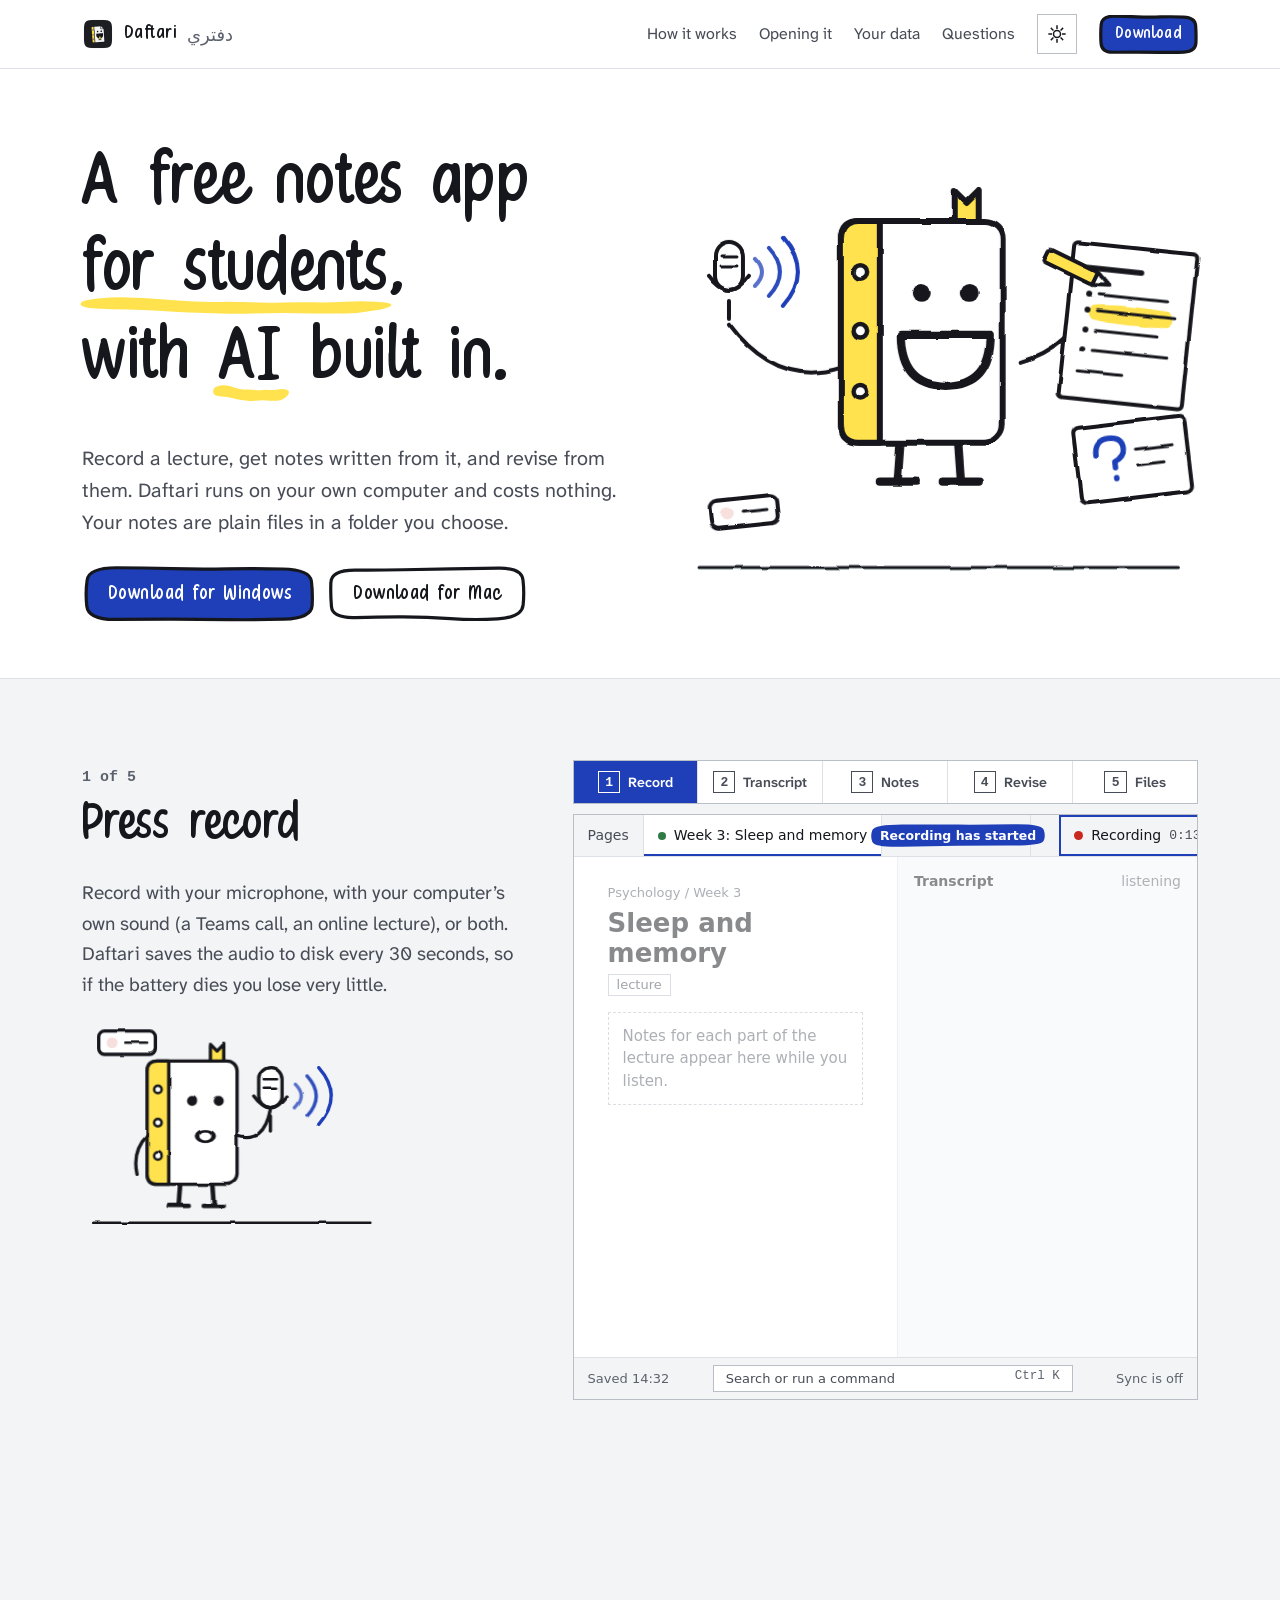
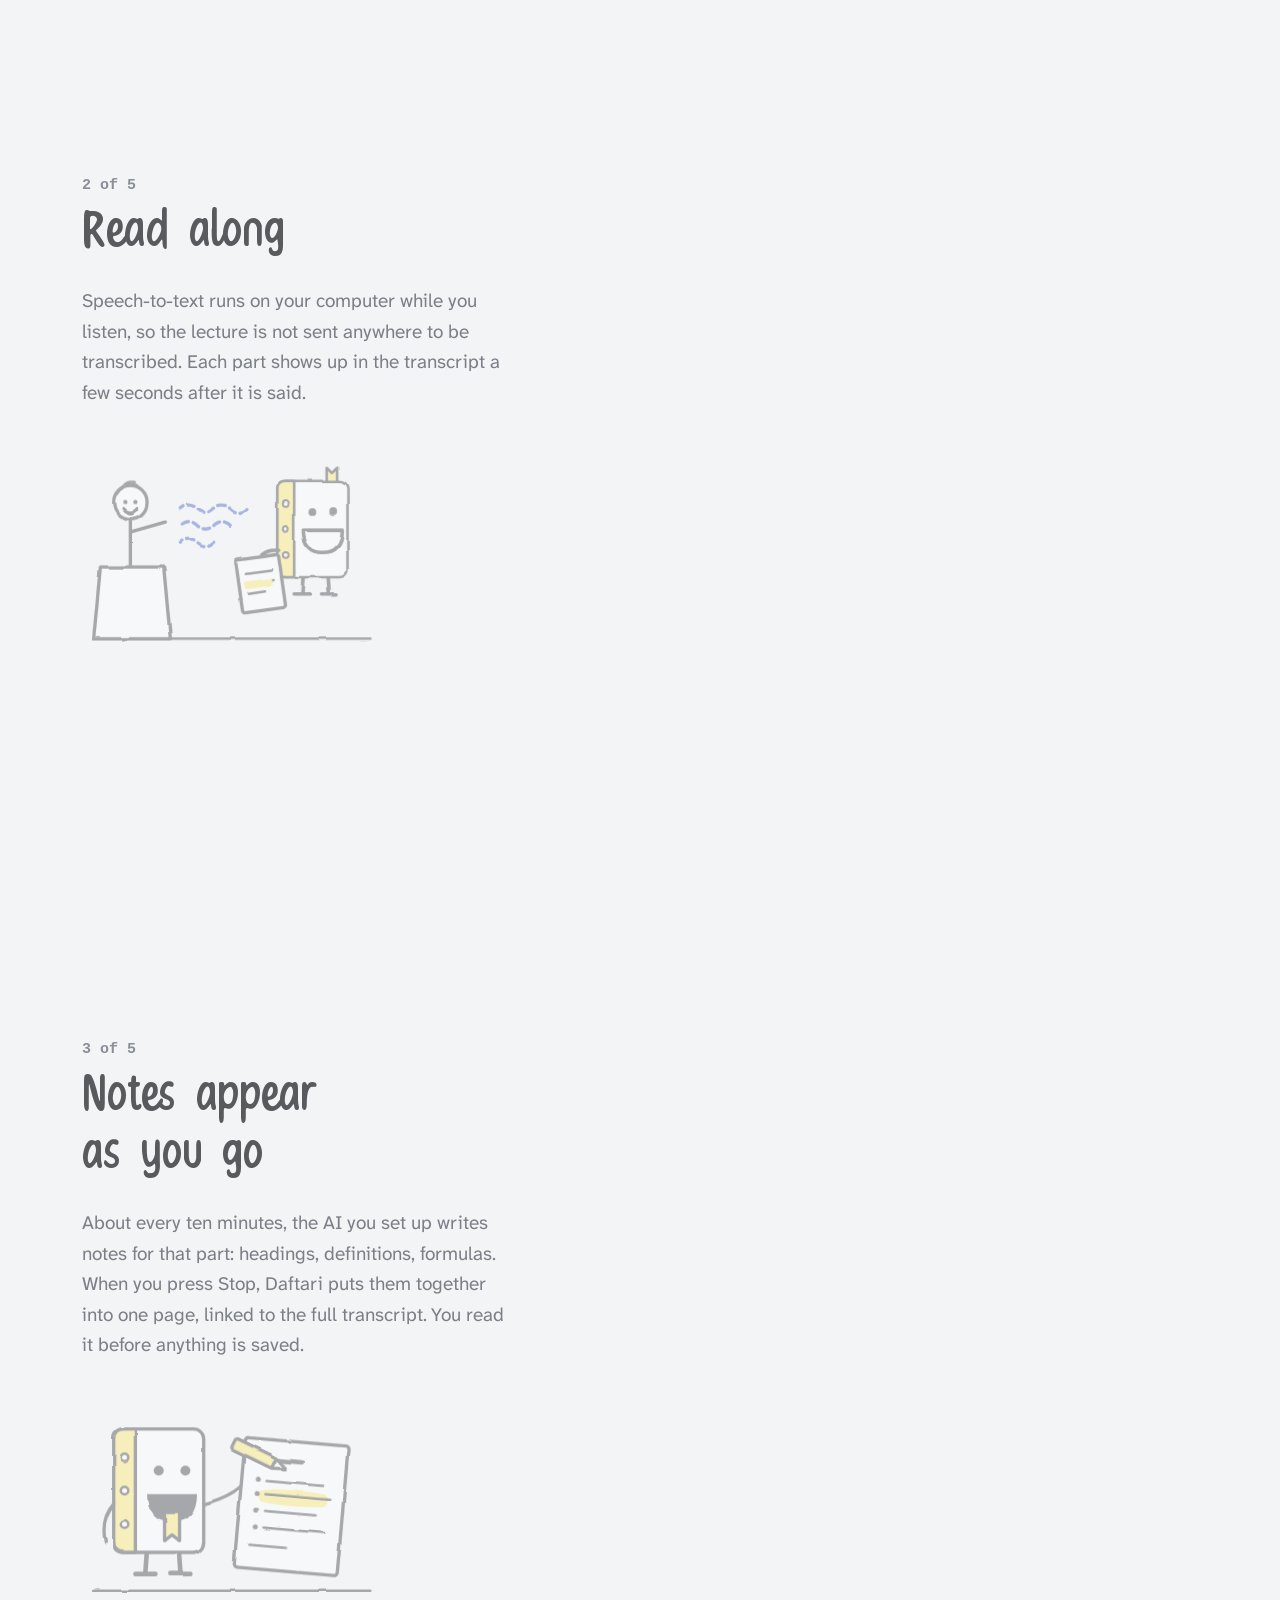
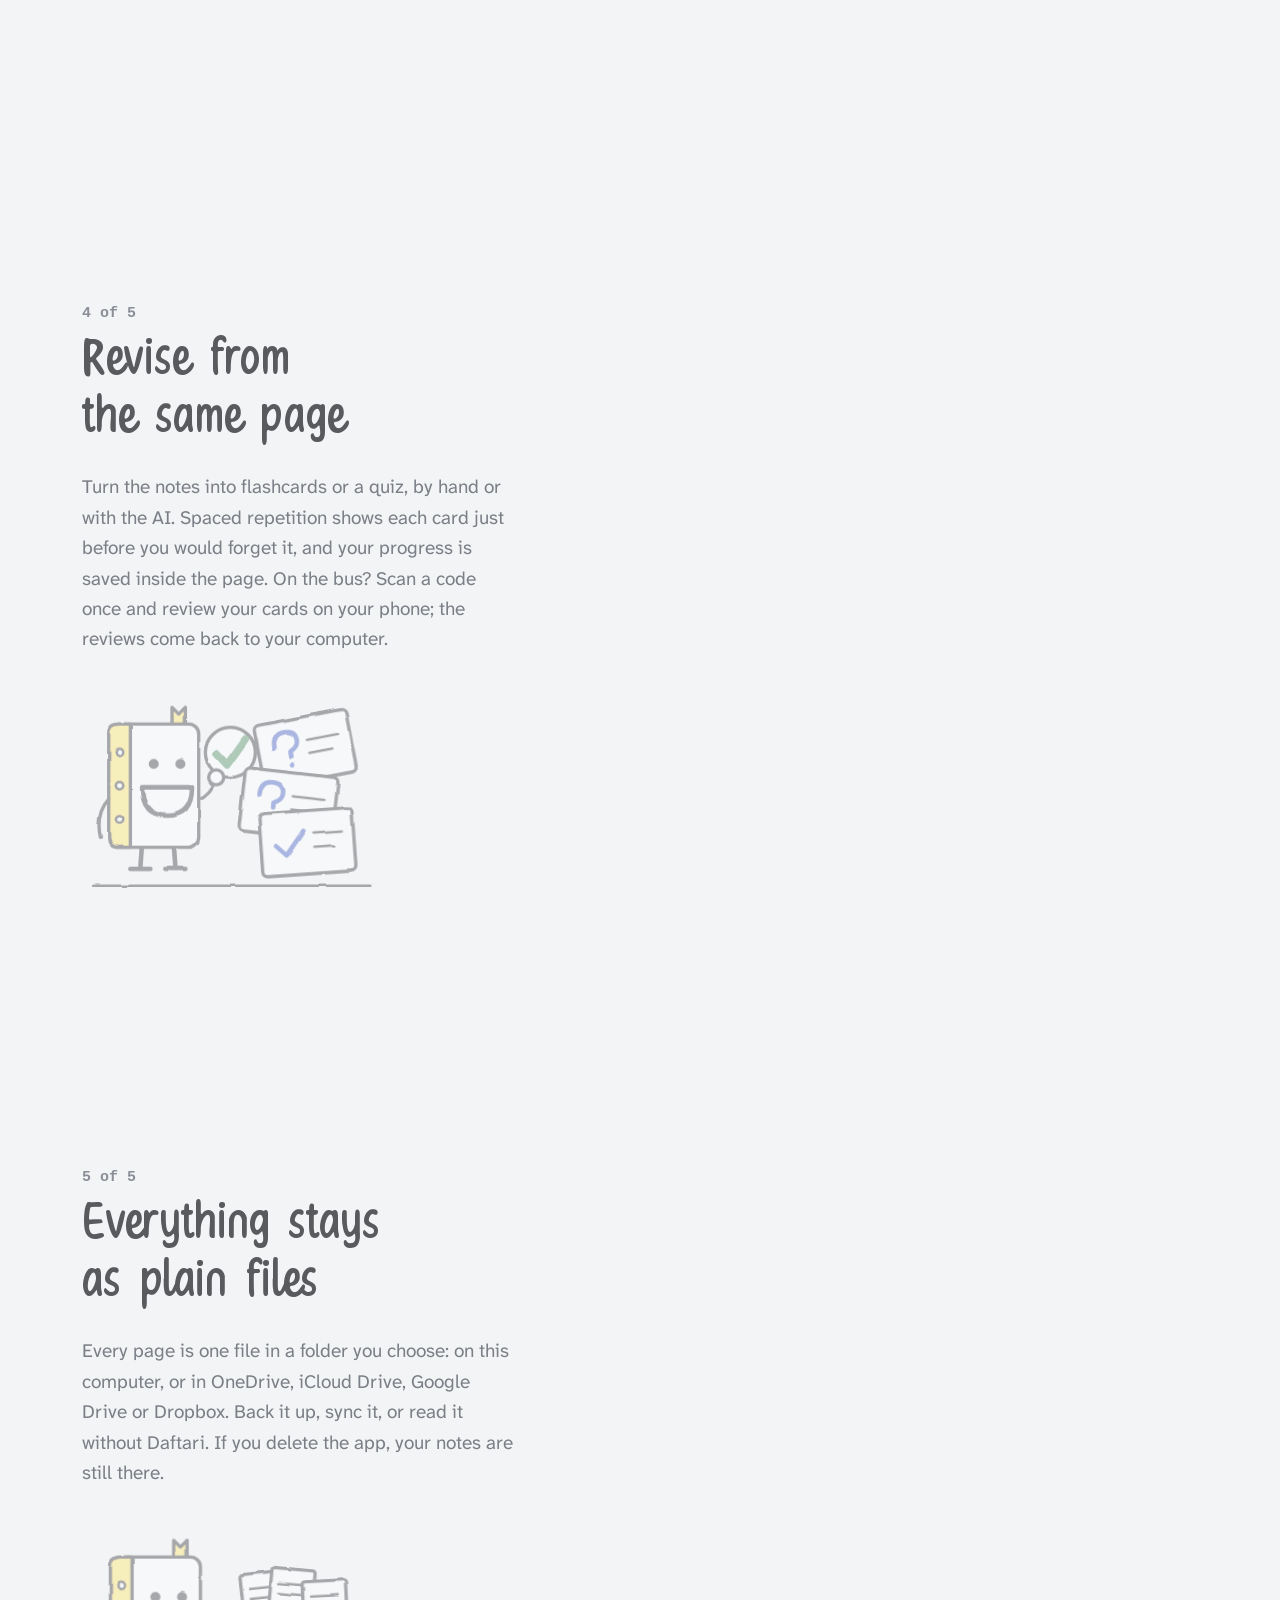
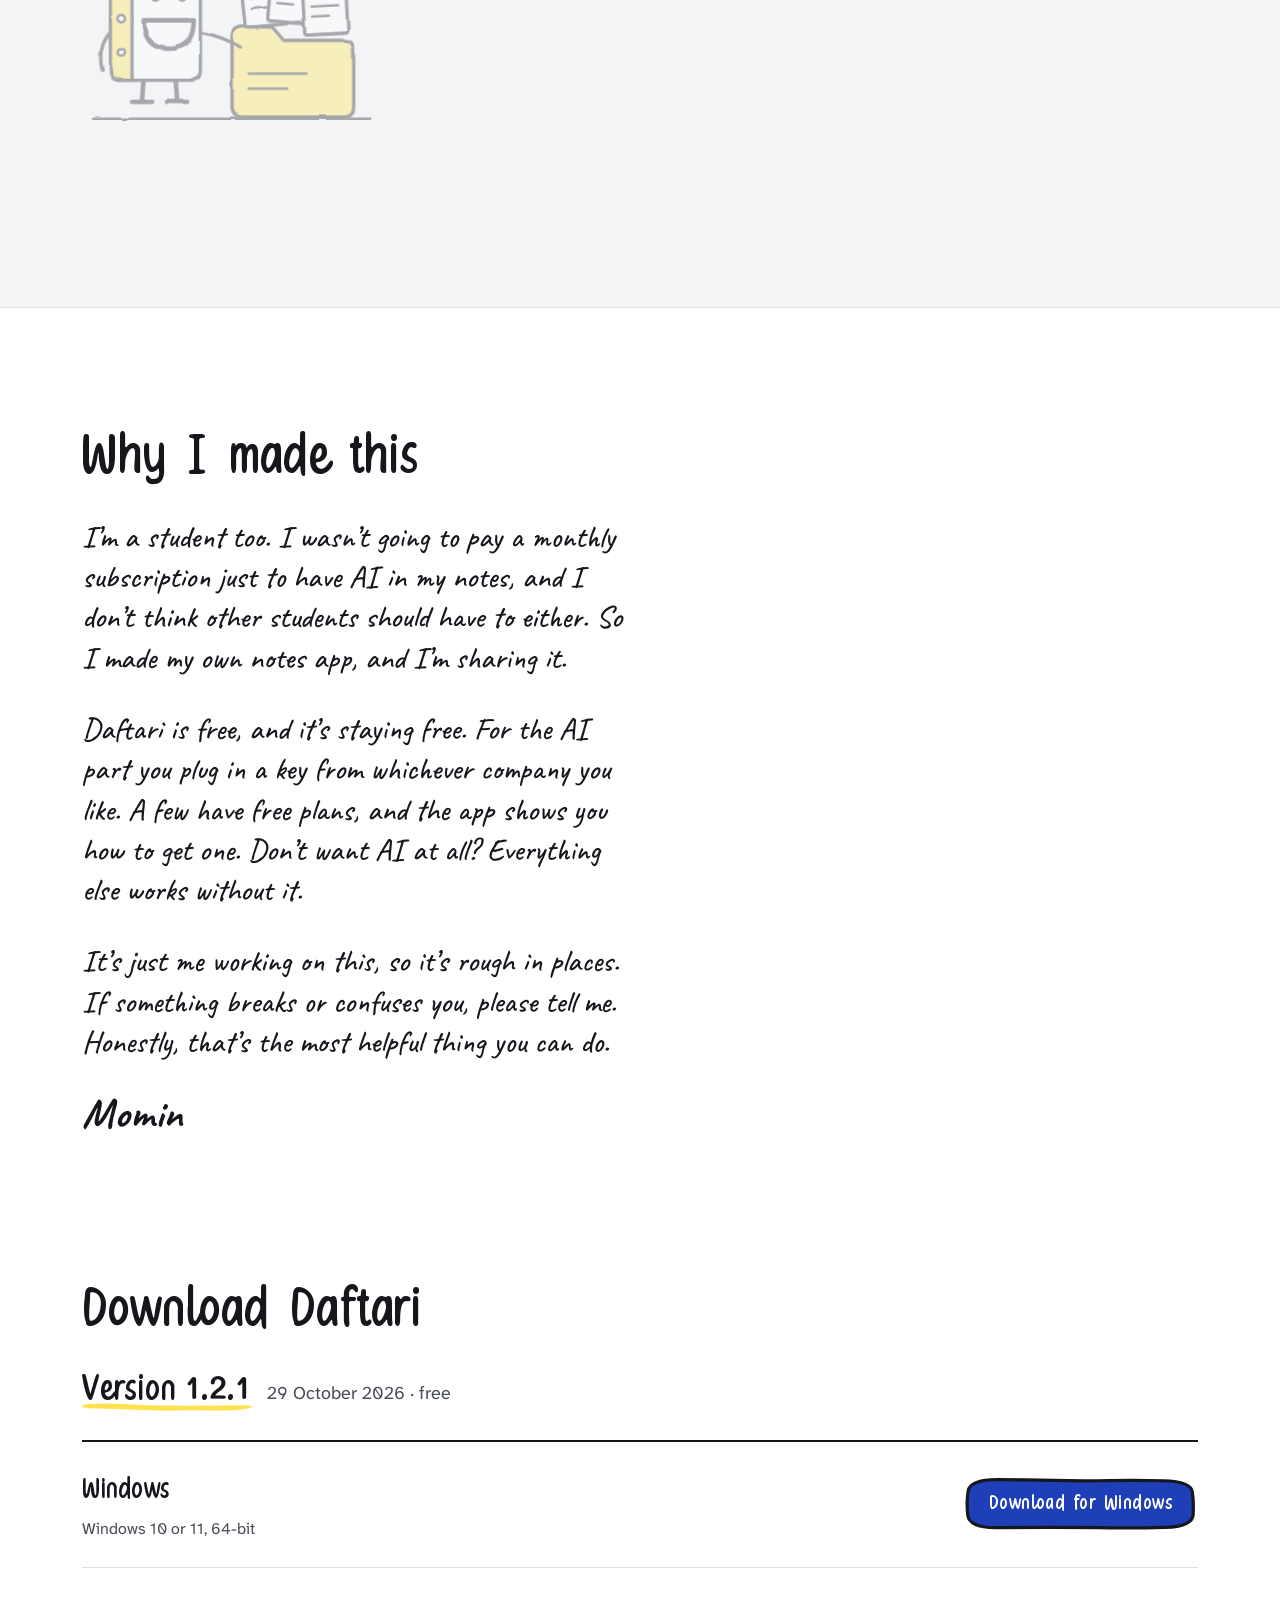
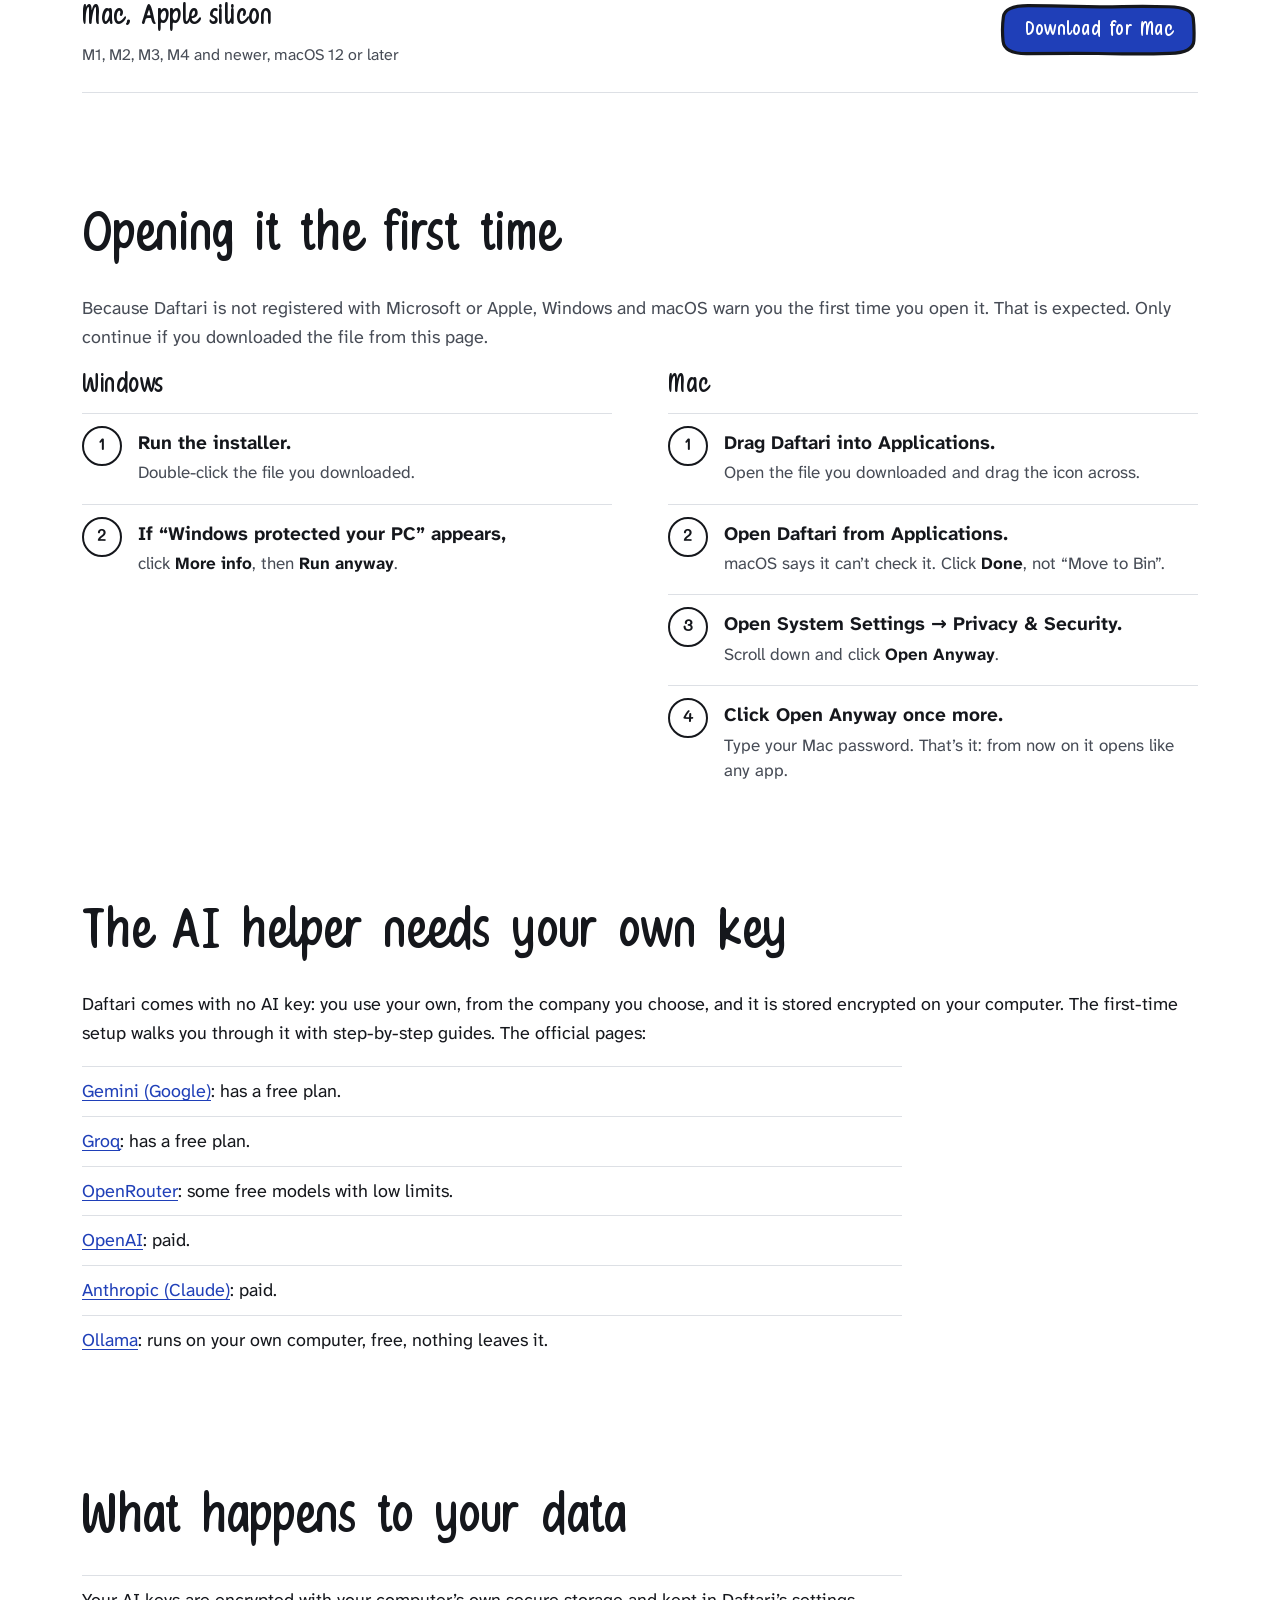
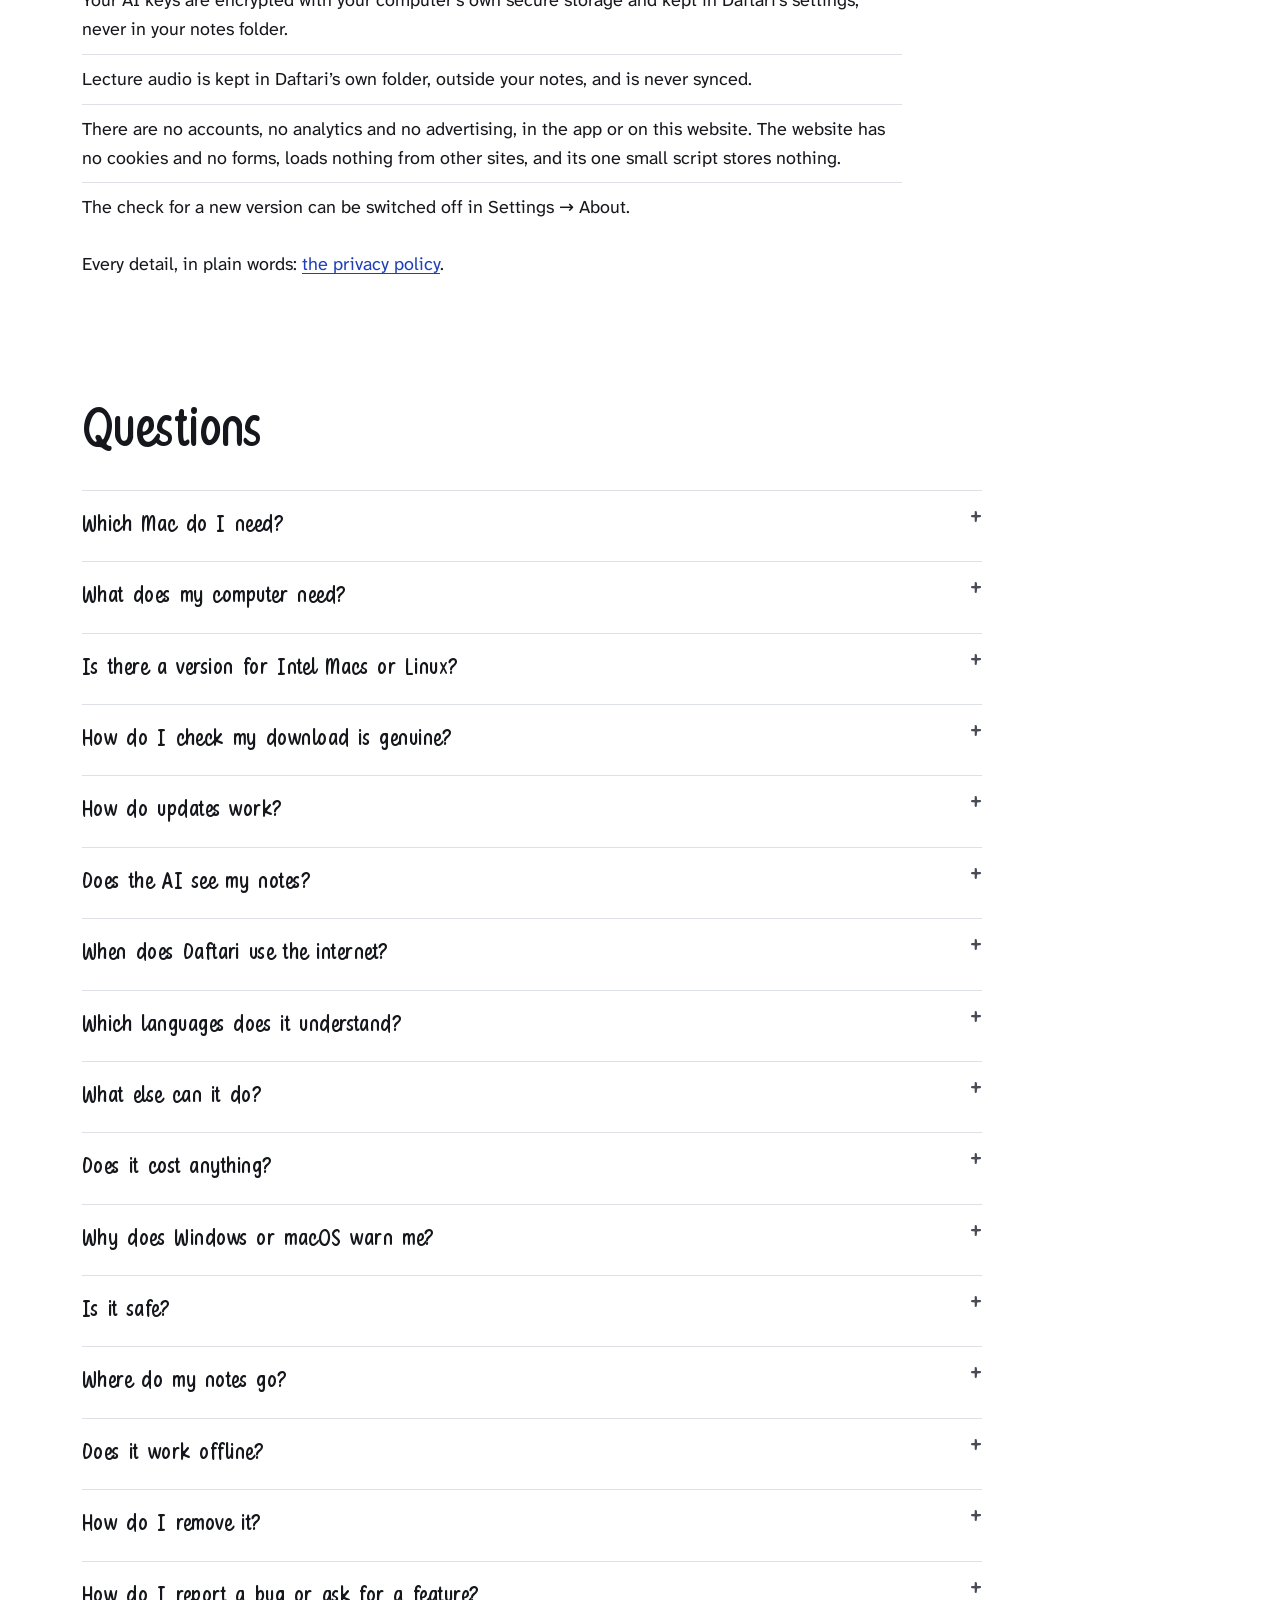
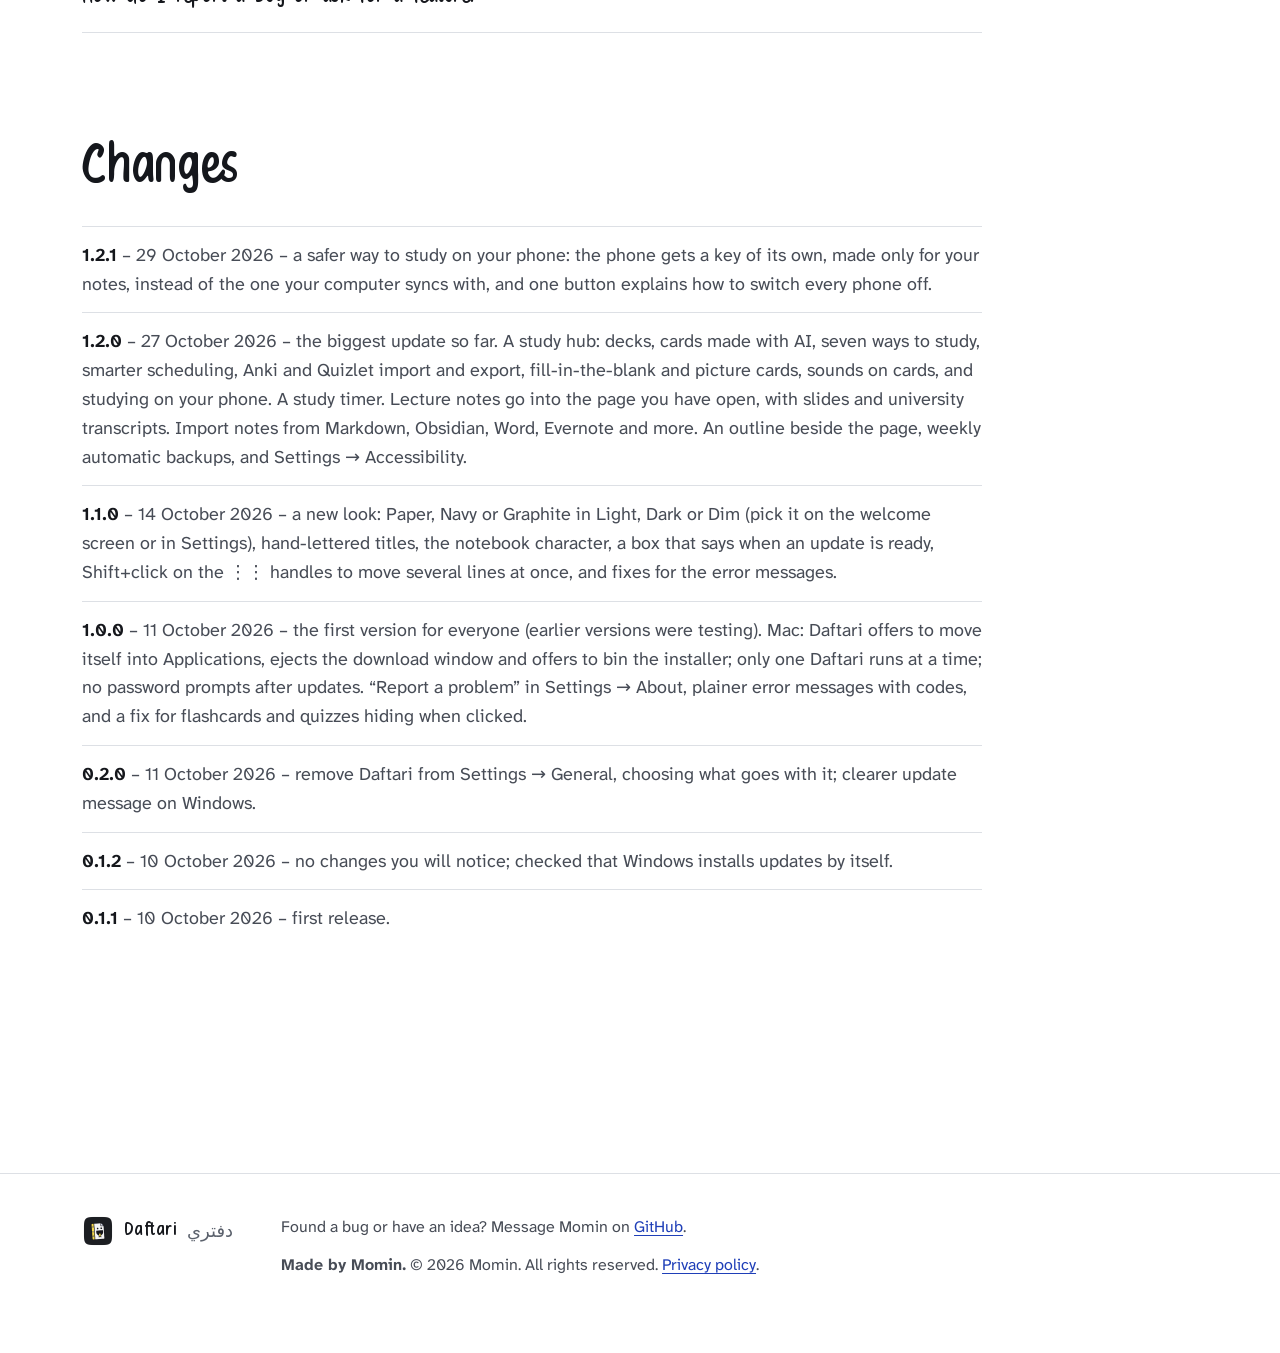
<file: index.html>
<!doctype html>
<html lang="en-GB" dir="ltr">
<head>
  <meta charset="utf-8" />
  <meta name="viewport" content="width=device-width, initial-scale=1" />
  <!-- no tracking, no cookies, nothing third party. site.js only does the scroll story + dark mode -->
  <meta http-equiv="Content-Security-Policy" content="default-src 'none'; script-src 'self'; img-src 'self'; style-src 'self'; font-src 'self'; base-uri 'none'; form-action 'none'" />
  <meta name="referrer" content="no-referrer" />
  <meta name="color-scheme" content="light dark" />
  <meta name="theme-color" content="#ffffff" />
  <title>Daftari – a quiet notebook for lectures</title>
  <meta name="description" content="Daftari: a free notebook for lectures, with built-in AI. Records and transcribes on your own computer, writes the notes while you listen, and keeps them as plain files in a folder you choose." />
  <link rel="canonical" href="https://mominel.github.io/Daftari/" />
  <!-- link previews -->
  <meta property="og:type" content="website" />
  <meta property="og:site_name" content="Daftari" />
  <meta property="og:title" content="Daftari – a quiet notebook for lectures" />
  <meta property="og:description" content="A free notebook for Windows and Mac. Records a lecture, transcribes it on your computer and writes the notes while you listen." />
  <meta property="og:url" content="https://mominel.github.io/Daftari/" />
  <meta property="og:image" content="https://mominel.github.io/Daftari/img/og.jpg" />
  <meta property="og:image:width" content="1200" />
  <meta property="og:image:height" content="630" />
  <meta property="og:image:alt" content="Daftari, a notebook for lectures. The words “One lecture, from the first word to the flashcards.” beside a small Daftari window: a lecture transcript with key words marked in yellow, and the note written from them." />
  <meta name="twitter:card" content="summary_large_image" />
  <link rel="icon" href="img/icon.png?v=1ff9049137" type="image/png" />
  <link rel="stylesheet" href="style.css?v=511a5c57fd" />
  <script src="site.js?v=71b3354997"></script>
</head>
<body>
<svg class="sprite" width="0" height="0" aria-hidden="true" focusable="false">
  <defs>
    <!-- wobble filter so the lines look hand drawn -->
    <filter id="wobble" x="-6%" y="-6%" width="112%" height="112%">
      <feTurbulence type="fractalNoise" baseFrequency="0.03" numOctaves="2" seed="7" result="n"/>
      <feDisplacementMap in="SourceGraphic" in2="n" scale="3.4" xChannelSelector="R" yChannelSelector="G"/>
    </filter>

    <!-- the notebook + its faces (tongue out = concentrating, same as the logo) -->
    <g id="hair"><path class="ink f-hl" d="M84 8 L84 -14 L92 -6 L100 -14 L100 8"/></g>
    <g id="nb-body">
      <path class="ink thick" d="M48 150 L46 178 M86 150 L88 178"/>
      <path class="ink thick" d="M34 180 L58 180 M76 180 L100 180"/>
      <rect class="ink f-paper" x="8" y="6" width="108" height="148" rx="12"/>
      <path class="ink f-hl" d="M34 6 H20 Q8 6 8 18 V142 Q8 154 20 154 H34 Z"/>
      <circle class="ink thin f-paper" cx="21" cy="40" r="4.5"/>
      <circle class="ink thin f-paper" cx="21" cy="80" r="4.5"/>
      <circle class="ink thin f-paper" cx="21" cy="120" r="4.5"/>
    </g>
    <g id="face-smile">
      <circle class="f-ink eye" cx="62" cy="54" r="6"/><circle class="f-ink eye" cx="94" cy="54" r="6"/>
      <path class="ink thick" d="M48 82 H108 Q108 116 78 116 Q48 116 48 82 Z"/>
    </g>
    <g id="face-listen">
      <circle class="f-ink eye" cx="62" cy="54" r="6"/><circle class="f-ink eye" cx="94" cy="54" r="6"/>
      <ellipse class="ink thick a-talk" cx="78" cy="96" rx="10" ry="13"/>
    </g>
    <g id="face-tongue">
      <circle class="f-ink eye" cx="62" cy="56" r="6"/><circle class="f-ink eye" cx="94" cy="56" r="6"/>
      <path class="ink thick f-ink" d="M48 84 H108 Q108 118 78 118 Q48 118 48 84 Z"/>
      <path class="ink f-hl tongue" d="M69 106 V140 L78 133 L87 140 V106 Z"/>
    </g>
    <g id="nb"><use href="#hair"/><use href="#nb-body"/><use href="#face-smile"/></g>
    <g id="nb-listen"><use href="#hair"/><use href="#nb-body"/><use href="#face-listen"/></g>
    <g id="nb-tongue"><use href="#nb-body"/><use href="#face-tongue"/></g>

    <!-- bits for the scenes -->
    <g id="p-mic">
      <rect class="ink f-paper" x="0" y="0" width="28" height="48" rx="14"/>
      <path class="ink" d="M-6 34 Q14 62 34 34 M14 58 V76"/>
      <path class="ink thin" d="M6 14 H22 M6 24 H22"/>
    </g>
    <g id="p-waves">
      <path class="ink biro a-wave" d="M0 0 Q14 14 0 28"/>
      <path class="ink biro a-wave a-w2" d="M14 -10 Q36 14 14 38"/>
      <path class="ink biro a-wave a-w3" d="M28 -20 Q58 14 28 48"/>
    </g>
    <g id="p-rec">
      <rect class="ink f-paper" x="0" y="0" width="68" height="28" rx="7"/>
      <circle class="f-rec a-rec" cx="16" cy="14" r="6.5"/>
      <path class="ink thin" d="M32 14 H58"/>
    </g>
    <g id="p-page">
      <rect class="ink f-paper" x="0" y="0" width="124" height="156" rx="4"/>
      <path class="ink thick" d="M16 24 H70"/>
      <path class="f-hl a-hl" d="M24 62 Q50 56 112 60 Q120 66 113 75 Q60 80 26 75 Q18 69 24 62 Z"/>
      <circle class="f-ink" cx="20" cy="50" r="3"/><path class="ink thin" d="M30 50 H98"/>
      <circle class="f-ink" cx="20" cy="66" r="3"/><path class="ink thin" d="M30 66 H108"/>
      <circle class="f-ink" cx="20" cy="86" r="3"/><path class="ink thin" d="M30 86 H92"/>
      <circle class="f-ink" cx="20" cy="106" r="3"/><path class="ink thin" d="M30 106 H104"/>
      <path class="ink thin" d="M16 128 H60"/>
    </g>
    <g id="p-card">
      <rect class="ink f-paper" x="0" y="0" width="112" height="76" rx="6"/>
      <path class="ink thick biro" d="M20 30 Q20 14 34 14 Q48 14 48 26 Q48 34 38 38 V44 M38 54 V55"/>
      <path class="ink thin" d="M60 28 H98 M60 44 H88"/>
    </g>
    <g id="p-card-ok">
      <rect class="ink f-paper" x="0" y="0" width="112" height="76" rx="6"/>
      <path class="ink thick biro" d="M18 40 L30 52 L52 24"/>
      <path class="ink thin" d="M64 28 H98 M64 44 H88"/>
    </g>
    <g id="p-folder">
      <path class="ink f-hl" d="M4 20 Q4 8 16 8 H52 L66 24 H138 Q150 24 150 36 V104 Q150 116 138 116 H16 Q4 116 4 104 Z"/>
      <path class="ink thin" d="M24 64 H92 M24 82 H70"/>
    </g>
    <g id="p-page-mini">
      <rect class="ink f-paper" x="0" y="0" width="52" height="64" rx="3"/>
      <path class="ink thin" d="M10 18 H42 M10 30 H42 M10 42 H30"/>
    </g>
    <g id="p-pen">
      <rect class="ink f-hl" x="0" y="0" width="14" height="54" rx="3"/>
      <path class="ink f-paper" d="M0 54 L7 70 L14 54 Z"/>
    </g>

    <!-- a scene per step -->
    <g id="s-record" filter="url(#wobble)">
      <path class="ink thin" d="M14 236 H346"/>
      <use href="#nb-listen" transform="translate(70,36)"/>
      <path class="ink" d="M78 132 Q60 150 66 178"/>
      <path class="ink" d="M186 132 Q218 142 226 100"/>
      <use href="#p-mic" transform="translate(212,50)"/>
      <use href="#p-waves" transform="translate(256,70)"/>
      <use href="#p-rec" transform="translate(20,6)"/>
    </g>
    <g id="s-transcript" filter="url(#wobble)">
      <path class="ink thin" d="M14 236 H346"/>
      <!-- lecturer -->
      <circle class="ink f-paper" cx="58" cy="72" r="20"/>
      <path class="ink thin" d="M42 62 Q50 48 66 52 M48 56 Q52 46 62 48"/>
      <circle class="f-ink" cx="52" cy="72" r="2.6"/><circle class="f-ink" cx="64" cy="72" r="2.6"/>
      <path class="ink thin a-talk-l" d="M50 80 Q58 86 66 80"/>
      <path class="ink" d="M58 92 V150 M58 108 L100 96"/>
      <path class="ink f-paper" d="M22 150 H98 L106 236 H14 Z"/>
      <path class="ink biro a-flow" d="M118 80 q10 -9 20 0 t20 0 t20 0 t20 0"/>
      <path class="ink biro a-flow a-f2" d="M118 100 q10 -9 20 0 t20 0 t20 0"/>
      <path class="ink biro a-flow a-f3" d="M118 120 q10 -9 20 0 t20 0"/>
      <g transform="translate(228,42) scale(0.78)"><use href="#nb"/></g>
      <path class="ink" d="M236 130 Q214 128 206 150"/>
      <g transform="translate(184,142) rotate(-8)"><use href="#p-page-mini"/></g>
      <rect class="f-hl" x="194" y="168" width="34" height="9" transform="rotate(-8 194 168)"/>
    </g>
    <g id="s-notes" filter="url(#wobble)">
      <path class="ink thin" d="M14 236 H346"/>
      <use href="#nb-tongue" transform="translate(30,36)"/>
      <path class="ink" d="M38 132 Q22 150 28 178"/>
      <path class="ink" d="M146 132 Q190 120 200 98"/>
      <g transform="translate(196,52) rotate(5)"><use href="#p-page"/></g>
      <g transform="translate(178,60) rotate(-62)"><use class="a-write" href="#p-pen"/></g>
    </g>
    <g id="s-study" filter="url(#wobble)">
      <path class="ink thin" d="M14 236 H346"/>
      <use href="#nb" transform="translate(24,36)"/>
      <path class="ink" d="M32 132 Q16 150 22 178"/>
      <path class="ink" d="M140 132 Q154 126 160 110"/>
      <!-- holding a tick badge -->
      <circle class="ink f-paper" cx="178" cy="76" r="30"/>
      <path class="ink ok thick2 a-tick" d="M162 78 L174 91 L196 60"/>
      <circle class="ink f-paper" cx="161" cy="106" r="9"/>
      <g transform="translate(206,50) rotate(-12)"><use class="a-bob" href="#p-card"/></g>
      <g transform="translate(196,96) rotate(6)"><use class="a-bob a-b2" href="#p-card"/></g>
      <g transform="translate(212,150) rotate(-4)"><use class="a-bob a-b3" href="#p-card-ok"/></g>
    </g>
    <g id="s-files" filter="url(#wobble)">
      <path class="ink thin" d="M14 236 H346"/>
      <g transform="translate(176,118)"><g transform="translate(14,-48) rotate(-6)"><use class="a-drop" href="#p-page-mini"/></g><g transform="translate(52,-62) rotate(5)"><use class="a-drop a-d2" href="#p-page-mini"/></g><g transform="translate(88,-46) rotate(-3)"><use class="a-drop a-d3" href="#p-page-mini"/></g><use href="#p-folder"/></g>
      <use href="#nb" transform="translate(26,36)"/>
      <path class="ink" d="M34 132 Q18 150 24 178"/>
      <path class="ink" d="M142 132 Q170 138 190 150"/>
    </g>
    <g id="s-hero" filter="url(#wobble)">
      <path class="ink thin" d="M20 396 H500"/>
      <g transform="translate(150,40) scale(1.5)"><use href="#nb"/></g>
      <path class="ink" d="M162 196 Q98 216 50 152"/>
      <path class="ink" d="M342 190 Q392 176 408 130"/>
      <g transform="translate(396,70) rotate(6)"><use href="#p-page"/></g>
      <g transform="translate(364,84) rotate(-62)"><use class="a-write" href="#p-pen"/></g>
      <g transform="translate(36,70)"><use href="#p-mic"/></g>
      <g transform="translate(76,86)"><use href="#p-waves"/></g>
      <g transform="translate(30,330) rotate(-6)"><use href="#p-rec"/></g>
      <g transform="translate(394,262) rotate(-8)"><use class="a-bob" href="#p-card"/></g>
    </g>
  </defs>
</svg>

  <a class="skip" href="#main">Skip to the content</a>

  <header class="top">
    <div class="wrap">
      <a class="brand" href="#top" id="top" aria-label="Daftari, back to the top"><img src="img/icon.png?v=1ff9049137" width="32" height="32" alt="" /><span class="brand-name">Daftari</span><span class="brand-arabic" lang="ar" dir="rtl">دفتري</span></a>
      <nav aria-label="Sections">
        <a href="#story">How it works</a>
        <a href="#open">Opening it</a>
        <a href="#privacy">Your data</a>
        <a href="#faq">Questions</a>
        <button class="theme-toggle" type="button" aria-label="Switch between light and dark" title="Light or dark">
          <svg class="sun" viewBox="0 0 24 24" aria-hidden="true" focusable="false"><circle cx="12" cy="12" r="4.2" fill="none" stroke="currentColor" stroke-width="1.8"/><path d="M12 2.5v2.6M12 18.9v2.6M2.5 12h2.6M18.9 12h2.6M5.3 5.3l1.8 1.8M16.9 16.9l1.8 1.8M5.3 18.7l1.8-1.8M16.9 7.1l1.8-1.8" stroke="currentColor" stroke-width="1.8" stroke-linecap="square"/></svg>
          <svg class="moon" viewBox="0 0 24 24" aria-hidden="true" focusable="false"><path d="M19.5 14.6A7.8 7.8 0 0 1 9.4 4.5a7.8 7.8 0 1 0 10.1 10.1Z" fill="none" stroke="currentColor" stroke-width="1.8" stroke-linejoin="miter"/></svg>
        </button>
        <a class="button" href="#download">Download</a>
      </nav>
    </div>
  </header>

  <main id="main">
    <section class="hero" aria-labelledby="hero-title">
      <div class="wrap hero-grid">
        <div class="hero-copy">
          <h1 id="hero-title">A free notes app <span class="swipe">for students</span>, with <span class="swipe">AI</span> built in.</h1>
          <p class="lead">Record a lecture, get notes written from it, and revise from them. Daftari runs on your own computer and costs nothing. Your notes are plain files in a folder you choose.</p>
          <div class="cta">
            <a class="button" rel="noopener noreferrer" href="https://github.com/MominEL/Daftari/releases/latest/download/Daftari-Windows-Setup.exe">Download for Windows</a>
            <a class="button second" rel="noopener noreferrer" href="https://github.com/MominEL/Daftari/releases/latest/download/Daftari-Mac-AppleSilicon.dmg">Download for Mac</a>
          </div>
          <p class="phone-note">Daftari is for Windows and Mac computers. Open this page on your computer to download. Once it is set up, you can study your flashcards on this phone too.</p>
        </div>
        <svg class="ill hero-art" viewBox="0 0 520 420" role="img" aria-label="A cartoon notebook with a face, recording a lecture. A microphone, a page of notes with a highlighted line and a flashcard are around it."><use href="#s-hero"/></svg>
      </div>
    </section>

    <section class="story-wrap" id="story" aria-label="How it works, one lecture in five steps">
      <div class="wrap story" data-view="notes">
        <ol class="steps">
          <li class="step" id="step-record" data-view="record">
            <span class="step-count">1 of 5</span>
            <h2>Press record</h2>
            <p>Record with your microphone, with your computer’s own sound (a Teams call, an online lecture), or both. Daftari saves the audio to disk every 30 seconds, so if the battery dies you lose very little.</p>
          
            <svg class="ill step-art" viewBox="0 0 360 260" role="img" aria-label="The notebook holding a microphone, with a recording badge"><use href="#s-record"/></svg>
          </li>
          <li class="step" id="step-transcript" data-view="transcript">
            <span class="step-count">2 of 5</span>
            <h2>Read along</h2>
            <p>Speech-to-text runs on your computer while you listen, so the lecture is not sent anywhere to be transcribed. Each part shows up in the transcript a few seconds after it is said.</p>
          
            <svg class="ill step-art" viewBox="0 0 360 260" role="img" aria-label="A lecturer speaking, the words flowing to the notebook as a page"><use href="#s-transcript"/></svg>
          </li>
          <li class="step" id="step-notes" data-view="notes">
            <span class="step-count">3 of 5</span>
            <h2>Notes appear as you go</h2>
            <p>About every ten minutes, the AI you set up writes notes for that part: headings, definitions, formulas. When you press Stop, Daftari puts them together into one page, linked to the full transcript. You read it before anything is saved.</p>
          
            <svg class="ill step-art" viewBox="0 0 360 260" role="img" aria-label="The notebook highlighting a line on a page of notes"><use href="#s-notes"/></svg>
          </li>
          <li class="step" id="step-study" data-view="study">
            <span class="step-count">4 of 5</span>
            <h2>Revise from the same page</h2>
            <p>Turn the notes into flashcards or a quiz, by hand or with the AI. Spaced repetition shows each card just before you would forget it, and your progress is saved inside the page. On the bus? Scan a code once and review your cards on your phone; the reviews come back to your computer.</p>
          
            <svg class="ill step-art" viewBox="0 0 360 260" role="img" aria-label="The notebook giving a thumbs up beside three flashcards"><use href="#s-study"/></svg>
          </li>
          <li class="step" id="step-files" data-view="files">
            <span class="step-count">5 of 5</span>
            <h2>Everything stays as plain files</h2>
            <p>Every page is one file in a folder you choose: on this computer, or in OneDrive, iCloud Drive, Google Drive or Dropbox. Back it up, sync it, or read it without Daftari. If you delete the app, your notes are still there.</p>
          
            <svg class="ill step-art" viewBox="0 0 360 260" role="img" aria-label="The notebook next to a folder with pages in it"><use href="#s-files"/></svg>
          </li>
        </ol>

        <div class="stage">
          <nav class="progress" aria-label="Steps of the lecture">
            <a href="#step-record" data-view="record"><b>1</b>Record</a>
            <a href="#step-transcript" data-view="transcript"><b>2</b>Transcript</a>
            <a href="#step-notes" data-view="notes"><b>3</b>Notes</a>
            <a href="#step-study" data-view="study"><b>4</b>Revise</a>
            <a href="#step-files" data-view="files"><b>5</b>Files</a>
          </nav>
          <div class="window" aria-hidden="true">
            <!-- 1 recording -->
            <div class="view v-record">
              <div class="w-top"><span>Pages</span><span class="on"><i class="dot"></i>Week 3: Sleep and memory</span><span class="off"><i class="dot b"></i>Week 4: Stress</span><span class="grow"></span><span class="rec"><i></i>Recording <b>0:12</b><u class="tag">Recording has started</u></span></div>
              <div class="w-body">
                <div class="w-page"><div class="crumbs">Psychology / Week 3</div><div class="title">Sleep and memory</div><div class="tags"><span>lecture</span></div>
                  <div class="notes"><p class="waiting">Notes for each part of the lecture appear here while you listen.</p></div></div>
                <div class="w-side"><div class="head"><b>Transcript</b><span>listening</span></div>
                  <ol class="tx"><li><time>0:04</time><span>Right, let’s start with a question: why do you remember more after a good night’s sleep?</span></li></ol></div>
              </div>
            </div>
            <!-- 2 transcript -->
            <div class="view v-transcript">
              <div class="w-top"><span>Pages</span><span class="on"><i class="dot"></i>Week 3: Sleep and memory</span><span class="off"><i class="dot b"></i>Week 4: Stress</span><span class="grow"></span><span class="rec"><i></i>Recording <b>48:07</b></span></div>
              <div class="w-body">
                <div class="w-page"><div class="crumbs">Psychology / Week 3</div><div class="title">Sleep and memory</div><div class="tags"><span>lecture</span></div>
                  <div class="notes"><p class="waiting">Writing the notes for this part…</p></div></div>
                <div class="w-side"><div class="head"><b>Transcript</b><span>up to date</span></div>
                  <ol class="tx">
                    <li><time>47:02</time><span>So when you sleep, your brain is not switching off. It is busy sorting out the day.</span></li>
                    <li><time>47:18</time><span>During deep sleep, <mark>new memories are replayed and stored</mark>.</span></li>
                    <li><time>47:41</time><span>Dreaming is mostly in REM sleep, <mark>about a quarter of the night</mark>.</span></li>
                    <li><time>48:05</time><span>So <mark>sleeping after you study helps you remember more than extra cramming</mark>.</span></li>
                  </ol><u class="tag">Words appear as they are said</u></div>
              </div>
            </div>
            <!-- 3 notes (also what u see w/o js) -->
            <div class="view v-notes">
              <div class="w-top"><span>Pages</span><span class="on"><i class="dot"></i>Week 3: Sleep and memory</span><span class="off"><i class="dot b"></i>Week 4: Stress</span><span class="grow"></span><span class="rec"><i></i>Recording <b>48:07</b></span></div>
              <div class="w-body">
                <div class="w-page"><div class="crumbs">Psychology / Week 3</div><div class="title">Sleep and memory</div><div class="tags"><span>lecture</span><span>exam</span></div>
                  <div class="notes"><p class="h">Why sleep helps memory</p>
                    <ul><li>Deep sleep replays and stores new memories.</li>
                      <li>REM sleep is about a quarter of the night.</li>
                      <li>Sleeping after studying beats extra cramming.</li></ul>
                    <div class="fcard"><small>Flashcard</small>What happens to new memories in deep sleep?</div></div><u class="tag">Notes from the transcript</u></div>
                <div class="w-side"><div class="head"><b>Transcript</b><span>up to date</span></div>
                  <ol class="tx">
                    <li><time>47:18</time><span>During deep sleep, <mark>new memories are replayed and stored</mark>.</span></li>
                    <li><time>47:41</time><span>Dreaming is mostly in REM sleep, <mark>about a quarter of the night</mark>.</span></li>
                    <li><time>48:05</time><span>So <mark>sleeping after you study helps you remember more than extra cramming</mark>.</span></li>
                  </ol></div>
              </div>
            </div>
            <!-- 4 revising -->
            <div class="view v-study">
              <div class="w-top"><span class="on">Review: Psychology</span><span class="grow"></span><span class="count">12 cards left</span></div>
              <div class="study"><div class="flip"><div class="card"><div class="face front">What is memory consolidation?</div><div class="face back"><small>Answer</small>Turning new, fragile memories into stable long-term ones, mostly during deep sleep.</div></div></div>
                <div class="rate"><span>Again</span><span>Hard</span><span class="pick">Good</span><span>Easy</span><u class="tag">Rate each card</u></div></div>
            </div>
            <!-- 5 files -->
            <div class="view v-files">
              <div class="w-top"><span class="on">Daftari Notes (the folder you chose)</span><span class="grow"></span></div>
              <div class="files">
                <div class="d">Daftari Notes/<u class="tag">One file per page</u></div>
                <div class="d">&nbsp;&nbsp;pages/</div>
                <div class="f">&nbsp;&nbsp;&nbsp;&nbsp;8f2c…e41a.json<span>Sleep and memory</span></div>
                <div class="f">&nbsp;&nbsp;&nbsp;&nbsp;1b7d…90c3.json<span>Sleep and memory – transcript</span></div>
                <div class="f">&nbsp;&nbsp;&nbsp;&nbsp;c03a…5d12.json<span>Week 4: Stress</span></div>
                <div class="d">&nbsp;&nbsp;folders/</div>
                <div class="d">&nbsp;&nbsp;assets/</div>
                <p class="apart">The recording itself is kept apart, in Daftari’s own folder on this computer, and is never synced.</p>
              </div>
            </div>
            <div class="w-bottom"><span>Saved 14:32</span><span class="cmd"><span>Search or run a command</span><kbd>Ctrl K</kbd></span><span class="sync">Sync is off</span></div>
          </div>
        </div>
      </div>
    </section>

    <section class="why" id="why" aria-labelledby="why-title">
      <div class="wrap">
        <h2 id="why-title">Why I made this</h2>
        <div class="why-text">
          <p>I’m a student too. I wasn’t going to pay a monthly subscription just to have AI in my notes, and I don’t think other students should have to either. So I made my own notes app, and I’m sharing it.</p>
          <p>Daftari is free, and it’s staying free. For the AI part you plug in a key from whichever company you like. A few have free plans, and the app shows you how to get one. Don’t want AI at all? Everything else works without it.</p>
          <p>It’s just me working on this, so it’s rough in places. If something breaks or confuses you, please tell me. Honestly, that’s the most helpful thing you can do.</p>
          <p class="sign">Momin</p>
        </div>
      </div>
    </section>

    <section class="plain download" id="download" aria-labelledby="download-title">
      <div class="wrap">
      <h2 id="download-title">Download Daftari</h2>
      <p class="version-line"><span class="swipe ver">Version 1.2.1</span><span class="ver-date">29 October 2026 · free</span></p>
      <p class="phone-note">Daftari is for Windows and Mac computers. Open this page on your computer to download. Once it is set up, you can study your flashcards on this phone too.</p>
      <ul class="downloads">
        <li>
          <div class="dl-head"><strong>Windows</strong><span>Windows 10 or 11, 64-bit</span></div>
          <a class="button" rel="noopener noreferrer" href="https://github.com/MominEL/Daftari/releases/latest/download/Daftari-Windows-Setup.exe">Download for Windows</a>
        </li>
        <li>
          <div class="dl-head"><strong>Mac, Apple silicon</strong><span>M1, M2, M3, M4 and newer, macOS 12 or later</span></div>
          <a class="button" rel="noopener noreferrer" href="https://github.com/MominEL/Daftari/releases/latest/download/Daftari-Mac-AppleSilicon.dmg">Download for Mac</a>
        </li>
      </ul>
    </div>
    </section>

    <section class="plain" id="open" aria-labelledby="open-title">
      <div class="wrap">
      <h2 id="open-title">Opening it the first time</h2>
      <p class="muted">Because Daftari is not registered with Microsoft or Apple, Windows and macOS warn you the first time you open it. That is expected. Only continue if you downloaded the file from this page.</p>
      <div class="two">
        <div>
          <h3>Windows</h3>
          <ol class="first-steps">
            <li><b>Run the installer.</b><span>Double-click the file you downloaded.</span></li>
            <li><b>If “Windows protected your PC” appears,</b><span>click <kbd>More info</kbd>, then <kbd>Run anyway</kbd>.</span></li>
          </ol>
        </div>
        <div>
          <h3>Mac</h3>
          <ol class="first-steps">
            <li><b>Drag Daftari into Applications.</b><span>Open the file you downloaded and drag the icon across.</span></li>
            <li><b>Open Daftari from Applications.</b><span>macOS says it can’t check it. Click <kbd>Done</kbd>, not “Move to Bin”.</span></li>
            <li><b>Open System Settings → Privacy &amp; Security.</b><span>Scroll down and click <kbd>Open Anyway</kbd>.</span></li>
            <li><b>Click Open Anyway once more.</b><span>Type your Mac password. That’s it: from now on it opens like any app.</span></li>
          </ol>
        </div>
      </div>
    </div>
    </section>

    <section class="plain" id="ai" aria-labelledby="ai-title">
      <div class="wrap">
      <h2 id="ai-title">The AI helper needs your own key</h2>
      <p>Daftari comes with no AI key: you use your own, from the company you choose, and it is stored encrypted on your computer. The first-time setup walks you through it with step-by-step guides. The official pages:</p>
      <ul class="plain-list">
        <li><a rel="noopener noreferrer" href="https://ai.google.dev/gemini-api/docs/api-key">Gemini (Google)</a>: has a free plan.</li>
        <li><a rel="noopener noreferrer" href="https://console.groq.com/docs/rate-limits">Groq</a>: has a free plan.</li>
        <li><a rel="noopener noreferrer" href="https://openrouter.ai/docs/faq">OpenRouter</a>: some free models with low limits.</li>
        <li><a rel="noopener noreferrer" href="https://developers.openai.com/api/docs/quickstart">OpenAI</a>: paid.</li>
        <li><a rel="noopener noreferrer" href="https://platform.claude.com/docs/en/get-api-key">Anthropic (Claude)</a>: paid.</li>
        <li><a rel="noopener noreferrer" href="https://ollama.com/download">Ollama</a>: runs on your own computer, free, nothing leaves it.</li>
      </ul>
    </div>
    </section>

    <section class="plain" id="privacy" aria-labelledby="privacy-title">
      <div class="wrap">
      <h2 id="privacy-title">What happens to your data</h2>
      <ul class="plain-list">
        <li>Your AI keys are encrypted with your computer’s own secure storage and kept in Daftari’s settings, never in your notes folder.</li>
        <li>Lecture audio is kept in Daftari’s own folder, outside your notes, and is never synced.</li>
        <li>There are no accounts, no analytics and no advertising, in the app or on this website. The website has no cookies and no forms, loads nothing from other sites, and its one small script stores nothing.</li>
        <li>The check for a new version can be switched off in Settings → About.</li>
      </ul>
      <p>Every detail, in plain words: <a href="privacy.html">the privacy policy</a>.</p>
    </div>
    </section>

    <section class="plain" id="faq" aria-labelledby="faq-title">
      <div class="wrap">
      <h2 id="faq-title">Questions</h2>
      <div class="faq">
        <details>
              <summary><span class="q">Which Mac do I need?</span></summary>
              <div class="answer"><p>A Mac with Apple silicon (M1, M2, M3, M4 or newer) and macOS 12 or later. To check: Apple menu → About This Mac → Chip. If it says “Intel”, that version isn’t ready yet.</p></div>
            </details>
        <details>
              <summary><span class="q">What does my computer need?</span></summary>
              <div class="answer"><ul><li>Windows 10 or 11 (64-bit), or a Mac with Apple silicon.</li><li>About 400 MB of space; speech-to-text adds 150 MB to 1.6 GB, only if you want it.</li><li>A Mac with 8 GB works well with the Small and Medium speech models.</li></ul></div>
            </details>
        <details>
              <summary><span class="q">Is there a version for Intel Macs or Linux?</span></summary>
              <div class="answer"><p>Not yet. Both are coming.</p></div>
            </details>
        <details>
              <summary><span class="q">How do I check my download is genuine?</span></summary>
              <div class="answer"><p>Compare its SHA-256 with the one published here (also in <a rel="noopener noreferrer" href="https://github.com/MominEL/Daftari/releases/latest/download/SHA256SUMS.txt">SHA256SUMS.txt</a>):</p><ul><li>Windows: <code class="sha">96e4d2f77c86d68cd22f604e13950153081d3dac100ffac64ee2212f6c8b6ce8</code></li><li>Mac: <code class="sha">39fb67ed8d01cc6b5e47b577eb39d1d954204a88485dcdef0365c7be42ee81d0</code></li></ul><p>Windows (PowerShell): <code>Get-FileHash Daftari-Windows-Setup.exe -Algorithm SHA256</code><br>Mac (Terminal): <code>shasum -a 256 Daftari-Mac-AppleSilicon.dmg</code></p></div>
            </details>
        <details>
              <summary><span class="q">How do updates work?</span></summary>
              <div class="answer"><p>On Windows, Daftari downloads new versions itself and installs them when you close it. On a Mac it tells you when a new version is ready and opens this page.</p></div>
            </details>
        <details>
              <summary><span class="q">Does the AI see my notes?</span></summary>
              <div class="answer"><p>Only the text you ask it about, sent to the AI company you chose. Some free plans may use what you send to improve their products, so keep private notes out of free-plan requests. <a href="https://ollama.com/download" rel="noopener noreferrer">Ollama</a> runs on your own computer, so nothing leaves it.</p></div>
            </details>
        <details>
              <summary><span class="q">When does Daftari use the internet?</span></summary>
              <div class="answer"><p>Only when you ask it to: your AI company, GitHub (if you turn on sync, and to look for a new version) and downloading the speech-to-text program. Recording and speech-to-text work offline.</p></div>
            </details>
        <details>
              <summary><span class="q">Which languages does it understand?</span></summary>
              <div class="answer"><p>Speech-to-text understands English for now. You can write notes in any language.</p></div>
            </details>
        <details>
              <summary><span class="q">What else can it do?</span></summary>
              <div class="answer"><p>Nested pages, tables and code, search through every word, maths typed as LaTeX, spell checking, a trash you can restore from, and optional sync through GitHub or a cloud folder.</p></div>
            </details>
        <details>
              <summary><span class="q">Does it cost anything?</span></summary>
              <div class="answer">
                <p>No. Daftari is free:</p>
                <ul>
                  <li>no account, no subscription, no adverts;</li>
                  <li>the only possible cost is an AI provider, if you choose a paid one. <a href="#ai">Some have a free plan</a>, and Daftari works fully without one.</li>
                </ul>
              </div>
            </details>
        <details>
              <summary><span class="q">Why does Windows or macOS warn me?</span></summary>
              <div class="answer">
                <p>Because Daftari is not registered with Microsoft or Apple. Registering means paying them every year so that your computer recognises who made a program, and Daftari, a free project by one person, is not registered. The warning appears when you first open it:</p>
                <ul>
                  <li>Windows: “Windows protected your PC” → More info → Run anyway.</li>
                  <li>Mac: System Settings → Privacy &amp; Security → Open Anyway (<a rel="noopener noreferrer" href="https://support.apple.com/guide/mac-help/open-a-mac-app-from-an-unknown-developer-mh40616/mac">Apple’s guide</a>).</li>
                </ul>
                <p class="answer-more">Step by step: <a href="#open">Opening it the first time</a>.</p>
              </div>
            </details>
        <details>
              <summary><span class="q">Is it safe?</span></summary>
              <div class="answer">
                <ul>
                  <li>Checkable downloads: the installers are built automatically on GitHub and published with a SHA-256 checksum, so you can <a href="#download">check your file is the one that was published</a>.</li>
                  <li>Only what it needs: Daftari reads and writes your notes folder, its own settings folder and files you pick yourself, and uses the microphone only while you record.</li>
                  <li>Little internet: it goes online only for the things listed under <a href="#privacy">How it looks after your data</a>.</li>
                  <li>Nothing runs by surprise: programs attached to a page are never opened, only shown in their folder.</li>
                </ul>
                <p class="answer-more">Found a security problem? <a href="#report">Report it privately</a>.</p>
              </div>
            </details>
        <details>
              <summary><span class="q">Where do my notes go?</span></summary>
              <div class="answer">
                <p>Into a folder you choose the first time Daftari opens:</p>
                <ul>
                  <li>Only on this computer: “Documents/Daftari Notes”;</li>
                  <li>In a cloud folder: OneDrive, iCloud Drive, Google Drive or Dropbox;</li>
                  <li>Synced with GitHub, for advanced users.</li>
                </ul>
                <p>Every page is its own file; pictures and attachments sit next to them in an <code>assets</code> folder. Recordings and Daftari’s settings are kept apart, in Daftari’s own folder on your computer.</p>
              </div>
            </details>
        <details>
              <summary><span class="q">Does it work offline?</span></summary>
              <div class="answer">
                <ul>
                  <li>Without the internet: writing, search, flashcards, quizzes, recording, and speech-to-text once its model is downloaded.</li>
                  <li>Needs a connection: an online AI provider (<a rel="noopener noreferrer" href="https://ollama.com/download">Ollama</a> runs on your own computer instead), sync, downloads and updates.</li>
                </ul>
              </div>
            </details>
        <details>
              <summary><span class="q">How do I remove it?</span></summary>
              <div class="answer">
                <p>Open Settings → General → Remove Daftari from this computer…</p>
                <ul>
                  <li>Choose whether Daftari’s settings, keys and recordings go too.</li>
                  <li>Your notes stay unless you tick them and type DELETE.</li>
                  <li>Everything goes to the Recycle Bin or Bin first, so it can be put back.</li>
                </ul>
              </div>
            </details>
        <details id="report">
              <summary><span class="q">How do I report a bug or ask for a feature?</span></summary>
              <div class="answer">
                <ol>
                  <li>Open <a rel="noopener noreferrer" href="https://github.com/MominEL/Daftari/issues">Daftari’s Issues page</a> on GitHub and choose New issue (you need a free account: <a rel="noopener noreferrer" href="https://docs.github.com/en/get-started/start-your-journey/creating-an-account-on-github">how to make one</a>).</li>
                  <li>Say what you did, what happened, and your Daftari version (Settings → About).</li>
                </ol>
                <p class="answer-more">A security problem? Don’t post it publicly: use Security → Report a vulnerability in the repository (<a rel="noopener noreferrer" href="https://docs.github.com/en/code-security/security-advisories/guidance-on-reporting-and-writing-information-about-vulnerabilities/privately-reporting-a-security-vulnerability">GitHub’s guide</a>).</p>
              </div>
            </details>
      </div>
    </div>
    </section>

    <section class="plain" id="changes" aria-labelledby="changes-title">
      <div class="wrap">
      <h2 id="changes-title">Changes</h2>
      <!-- newest first -->
      <ol class="changes" reversed>
        <li><strong>1.2.1</strong> – 29 October 2026 – a safer way to study on your phone: the phone gets a key of its own, made only for your notes, instead of the one your computer syncs with, and one button explains how to switch every phone off.</li>
        <li><strong>1.2.0</strong> – 27 October 2026 – the biggest update so far. A study hub: decks, cards made with AI, seven ways to study, smarter scheduling, Anki and Quizlet import and export, fill-in-the-blank and picture cards, sounds on cards, and studying on your phone. A study timer. Lecture notes go into the page you have open, with slides and university transcripts. Import notes from Markdown, Obsidian, Word, Evernote and more. An outline beside the page, weekly automatic backups, and Settings → Accessibility.</li>
        <li><strong>1.1.0</strong> – 14 October 2026 – a new look: Paper, Navy or Graphite in Light, Dark or Dim (pick it on the welcome screen or in Settings), hand-lettered titles, the notebook character, a box that says when an update is ready, Shift+click on the ⋮⋮ handles to move several lines at once, and fixes for the error messages.</li>
        <li><strong>1.0.0</strong> – 11 October 2026 – the first version for everyone (earlier versions were testing). Mac: Daftari offers to move itself into Applications, ejects the download window and offers to bin the installer; only one Daftari runs at a time; no password prompts after updates. “Report a problem” in Settings → About, plainer error messages with codes, and a fix for flashcards and quizzes hiding when clicked.</li>
        <li><strong>0.2.0</strong> – 11 October 2026 – remove Daftari from Settings → General, choosing what goes with it; clearer update message on Windows.</li>
        <li><strong>0.1.2</strong> – 10 October 2026 – no changes you will notice; checked that Windows installs updates by itself.</li>
        <li><strong>0.1.1</strong> – 10 October 2026 – first release.</li>
      </ol>
    </div>
    </section>
  </main>

  <footer>
    <div class="wrap">
      <a class="brand" href="#top" aria-label="Daftari, back to the top"><img src="img/icon.png?v=1ff9049137" width="32" height="32" alt="" /><span class="brand-name">Daftari</span><span class="brand-arabic" lang="ar" dir="rtl">دفتري</span></a>
      <p>Found a bug or have an idea? Message Momin on <a rel="noopener noreferrer" href="https://github.com/MominEL/Daftari/issues">GitHub</a>.</p>
      <p><strong>Made by Momin.</strong> © 2026 Momin. All rights reserved. <a href="privacy.html">Privacy policy</a>.</p>
    </div>
  </footer>
</body>
</html>
</file>
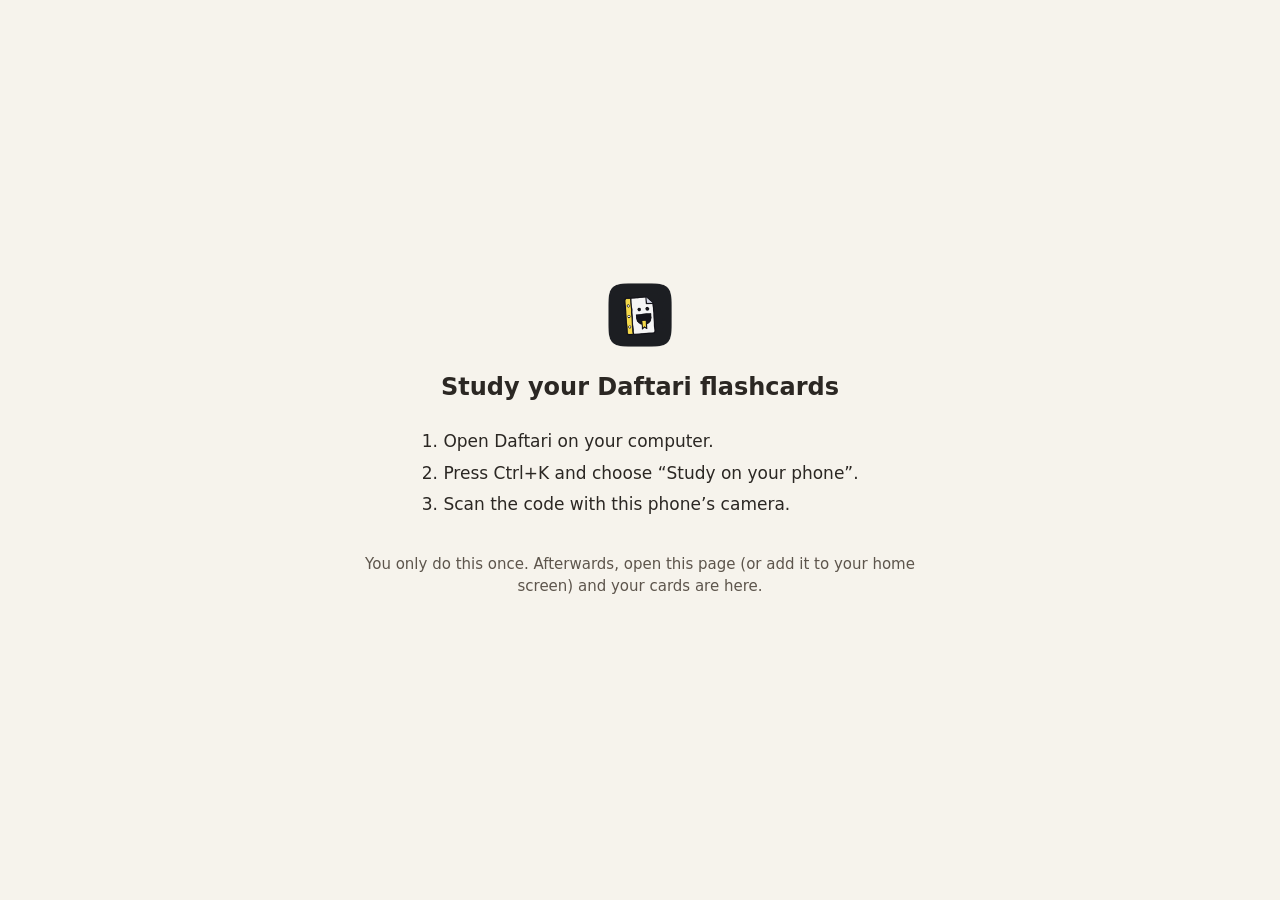
<file: study/index.html>
<!doctype html>
<html lang="en-GB">
  <head>
    <meta charset="utf-8" />
    <meta name="viewport" content="width=device-width, initial-scale=1, viewport-fit=cover" />
    <!-- The page talks only to GitHub's API (the "anywhere" way) or to the computer that served it (same Wi-Fi). -->
    <meta
      http-equiv="Content-Security-Policy"
      content="default-src 'self'; script-src 'self'; style-src 'self' 'unsafe-inline'; img-src 'self' blob: data:; media-src 'self' blob:; font-src 'self'; connect-src 'self' https://api.github.com; object-src 'none'; base-uri 'none'; form-action 'none'"
    />
    <meta name="referrer" content="no-referrer" />
    <meta name="theme-color" content="#f6f3ec" media="(prefers-color-scheme: light)" />
    <meta name="theme-color" content="#1c1b19" media="(prefers-color-scheme: dark)" />
    <meta name="robots" content="noindex" />
    <title>Daftari · Study</title>
    <link rel="manifest" href="manifest.webmanifest" />
    <link rel="icon" href="icon.png" />
    <link rel="apple-touch-icon" href="icon.png" />
    <link rel="stylesheet" href="app.css" />
  </head>
  <body>
    <div id="app"><p style="padding: 16px">Loading…</p></div>
    <noscript><p>This page needs JavaScript to show your flashcards.</p></noscript>
    <script src="app.js"></script>
  </body>
</html>
</file>
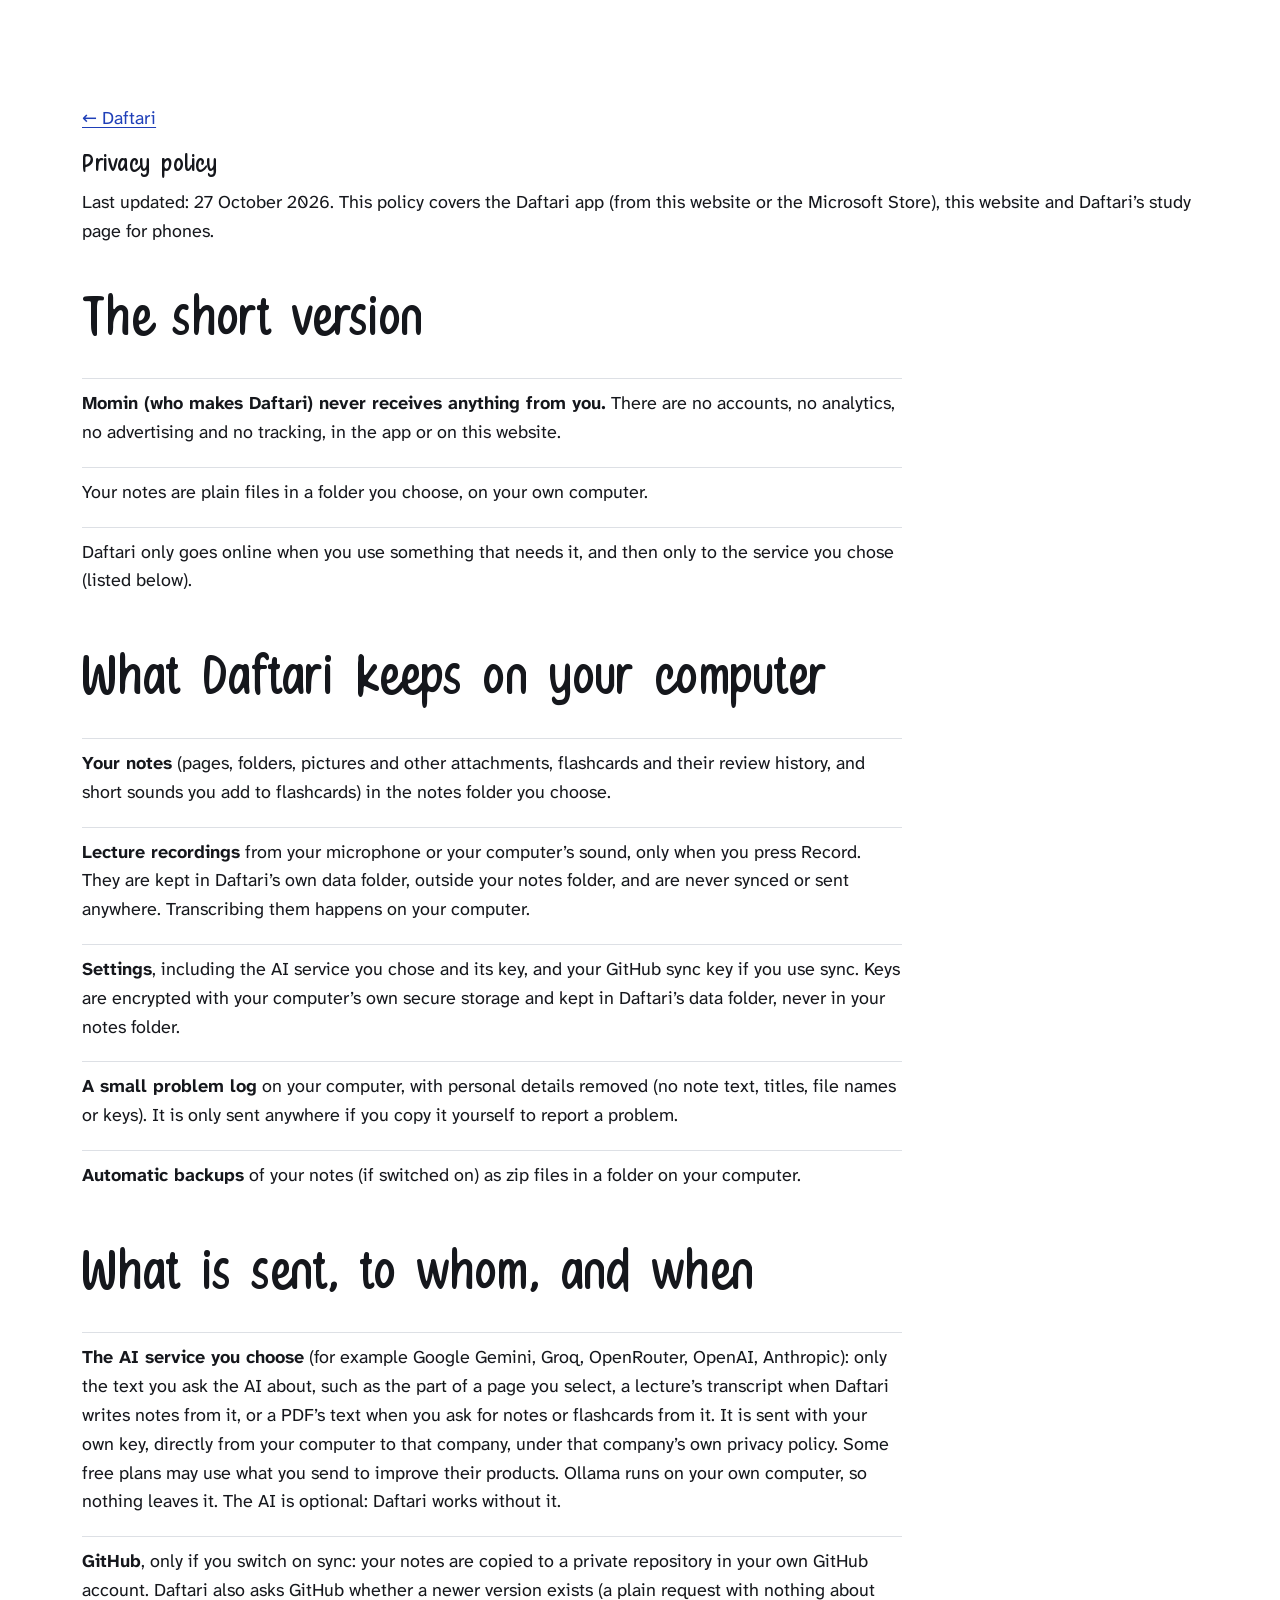
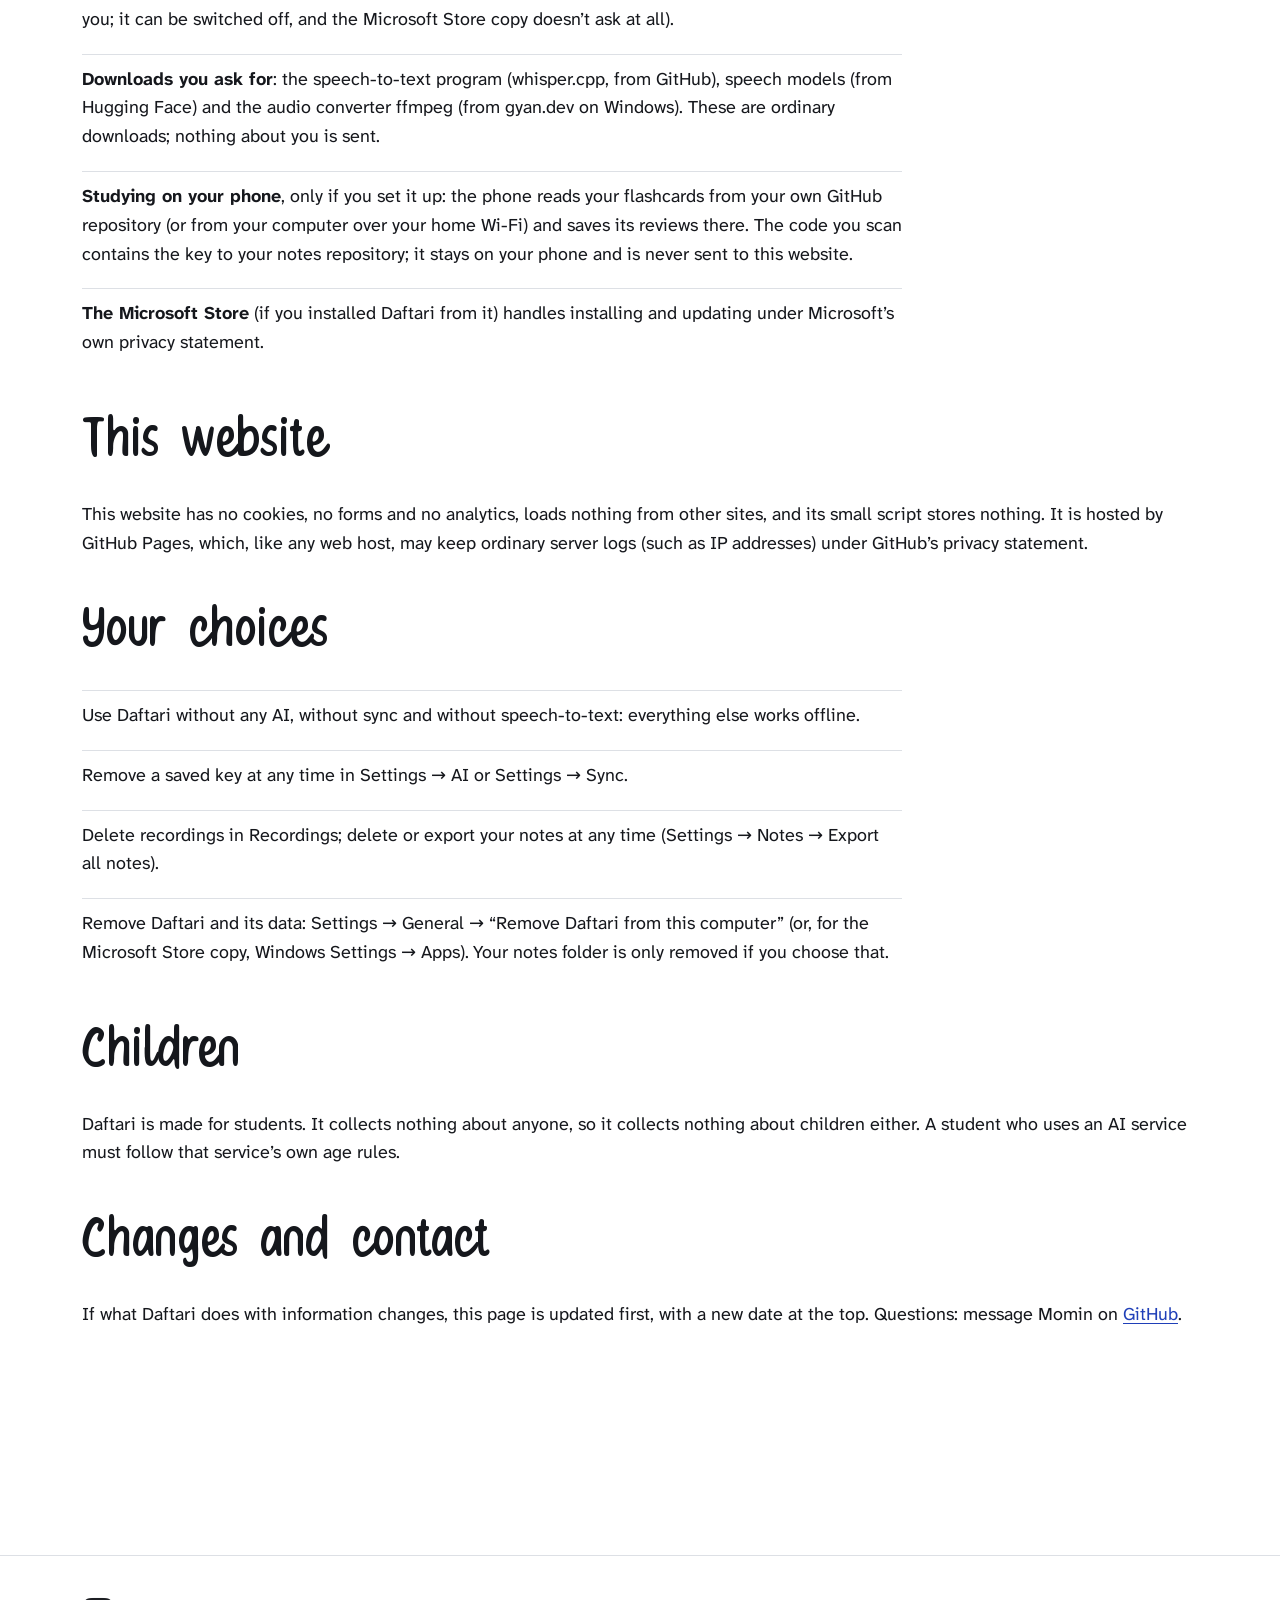
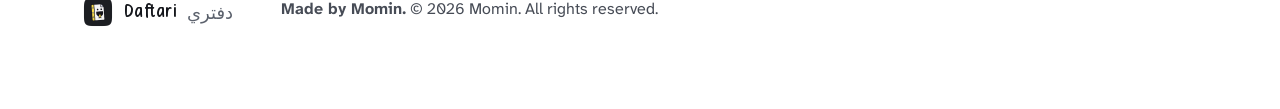
<file: privacy.html>
<!doctype html>
<html lang="en-GB" dir="ltr">
<head>
  <meta charset="utf-8" />
  <meta name="viewport" content="width=device-width, initial-scale=1" />
  <meta http-equiv="Content-Security-Policy" content="default-src 'none'; img-src 'self'; style-src 'self'; font-src 'self'; base-uri 'none'; form-action 'none'" />
  <meta name="referrer" content="no-referrer" />
  <meta name="color-scheme" content="light dark" />
  <title>Daftari – privacy policy</title>
  <meta name="description" content="What Daftari keeps, where, and what it sends to whom. Short version: your notes stay with you; Momin never receives anything." />
  <link rel="canonical" href="https://mominel.github.io/Daftari/privacy.html" />
  <link rel="icon" href="img/icon.png" type="image/png" />
  <link rel="stylesheet" href="style.css" />
</head>
<body>
  <main id="top" class="policy">
    <section class="plain" aria-labelledby="policy-title">
      <div class="wrap">
        <p><a href="./">← Daftari</a></p>
        <h1 id="policy-title">Privacy policy</h1>
        <p>Last updated: 27 October 2026. This policy covers the Daftari app (from this website or the Microsoft Store), this website and Daftari’s study page for phones.</p>

        <h2>The short version</h2>
        <ul class="plain-list">
          <li><strong>Momin (who makes Daftari) never receives anything from you.</strong> There are no accounts, no analytics, no advertising and no tracking, in the app or on this website.</li>
          <li>Your notes are plain files in a folder you choose, on your own computer.</li>
          <li>Daftari only goes online when you use something that needs it, and then only to the service you chose (listed below).</li>
        </ul>

        <h2>What Daftari keeps on your computer</h2>
        <ul class="plain-list">
          <li><strong>Your notes</strong> (pages, folders, pictures and other attachments, flashcards and their review history, and short sounds you add to flashcards) in the notes folder you choose.</li>
          <li><strong>Lecture recordings</strong> from your microphone or your computer’s sound, only when you press Record. They are kept in Daftari’s own data folder, outside your notes folder, and are never synced or sent anywhere. Transcribing them happens on your computer.</li>
          <li><strong>Settings</strong>, including the AI service you chose and its key, and your GitHub sync key if you use sync. Keys are encrypted with your computer’s own secure storage and kept in Daftari’s data folder, never in your notes folder.</li>
          <li><strong>A small problem log</strong> on your computer, with personal details removed (no note text, titles, file names or keys). It is only sent anywhere if you copy it yourself to report a problem.</li>
          <li><strong>Automatic backups</strong> of your notes (if switched on) as zip files in a folder on your computer.</li>
        </ul>

        <h2>What is sent, to whom, and when</h2>
        <ul class="plain-list">
          <li><strong>The AI service you choose</strong> (for example Google Gemini, Groq, OpenRouter, OpenAI, Anthropic): only the text you ask the AI about, such as the part of a page you select, a lecture’s transcript when Daftari writes notes from it, or a PDF’s text when you ask for notes or flashcards from it. It is sent with your own key, directly from your computer to that company, under that company’s own privacy policy. Some free plans may use what you send to improve their products. Ollama runs on your own computer, so nothing leaves it. The AI is optional: Daftari works without it.</li>
          <li><strong>GitHub</strong>, only if you switch on sync: your notes are copied to a private repository in your own GitHub account. Daftari also asks GitHub whether a newer version exists (a plain request with nothing about you; it can be switched off, and the Microsoft Store copy doesn’t ask at all).</li>
          <li><strong>Downloads you ask for</strong>: the speech-to-text program (whisper.cpp, from GitHub), speech models (from Hugging Face) and the audio converter ffmpeg (from gyan.dev on Windows). These are ordinary downloads; nothing about you is sent.</li>
          <li><strong>Studying on your phone</strong>, only if you set it up: the phone reads your flashcards from your own GitHub repository (or from your computer over your home Wi-Fi) and saves its reviews there. The code you scan contains the key to your notes repository; it stays on your phone and is never sent to this website.</li>
          <li><strong>The Microsoft Store</strong> (if you installed Daftari from it) handles installing and updating under Microsoft’s own privacy statement.</li>
        </ul>

        <h2>This website</h2>
        <p>This website has no cookies, no forms and no analytics, loads nothing from other sites, and its small script stores nothing. It is hosted by GitHub Pages, which, like any web host, may keep ordinary server logs (such as IP addresses) under GitHub’s privacy statement.</p>

        <h2>Your choices</h2>
        <ul class="plain-list">
          <li>Use Daftari without any AI, without sync and without speech-to-text: everything else works offline.</li>
          <li>Remove a saved key at any time in Settings → AI or Settings → Sync.</li>
          <li>Delete recordings in Recordings; delete or export your notes at any time (Settings → Notes → Export all notes).</li>
          <li>Remove Daftari and its data: Settings → General → “Remove Daftari from this computer” (or, for the Microsoft Store copy, Windows Settings → Apps). Your notes folder is only removed if you choose that.</li>
        </ul>

        <h2>Children</h2>
        <p>Daftari is made for students. It collects nothing about anyone, so it collects nothing about children either. A student who uses an AI service must follow that service’s own age rules.</p>

        <h2>Changes and contact</h2>
        <p>If what Daftari does with information changes, this page is updated first, with a new date at the top. Questions: message Momin on <a rel="noopener noreferrer" href="https://github.com/MominEL/Daftari/issues">GitHub</a>.</p>
      </div>
    </section>
  </main>
  <footer>
    <div class="wrap">
      <a class="brand" href="./" aria-label="Daftari"><img src="img/icon.png" width="32" height="32" alt="" /><span class="brand-name">Daftari</span><span class="brand-arabic" lang="ar" dir="rtl">دفتري</span></a>
      <p><strong>Made by Momin.</strong> © 2026 Momin. All rights reserved.</p>
    </div>
  </footer>
</body>
</html>
</file>
<file: style.css>
/* daftari site. one lecture, 5 steps scrolling on the left, the app window stays put on the right */

@font-face { font-family: 'Atkinson Hyperlegible Next'; font-weight: 200 800; font-display: swap; src: url('fonts/atkinson-hyperlegible-next-latin-wght-normal.woff2') format('woff2'); }
/* shifty notes for headings. no numbers in this file so mali does the digits */
@font-face { font-family: 'Shifty Notes'; font-display: swap; src: url('fonts/shifty-notes-nodigits.woff2') format('woff2'); }
@font-face { font-family: 'Mali Digits'; font-weight: 600; font-display: swap; size-adjust: 86%; src: url('fonts/mali-digits.woff2') format('woff2'); }
@font-face { font-family: 'Source Serif 4'; font-weight: 200 900; font-display: swap; src: url('fonts/source-serif-4-latin-wght-normal.woff2') format('woff2'); }

/* colours. light by default, dark if ur computer is (or the moon button) */
:root {
  color-scheme: light;
  --paper: #ffffff; --paper-2: #f3f4f6; --paper-3: #e9ebee;
  --ink: #15171c; --ink-2: #474c56; --ink-3: #5c626d;
  --rule: #dde0e5; --rule-2: #b9bec7;
  --biro: #1f3fb8; --biro-hover: #18339a; --on-biro: #ffffff; --link: #1f3fb8; --biro-soft: #e7ebfa;
  --hl: #ffe24d; --on-hl: #15171c; --rec: #c8291c; --ok: #2f7a45;
  --font: 'Atkinson Hyperlegible Next', system-ui, -apple-system, 'Segoe UI', sans-serif;
  --hand: 'Shifty Notes', 'Mali Digits', 'Atkinson Hyperlegible Next', system-ui, sans-serif; /* headings, buttons */
  --read: 'Source Serif 4', Georgia, 'Times New Roman', serif;
  --mono: ui-monospace, 'Cascadia Mono', Menlo, Consolas, monospace;
  --ui: system-ui, -apple-system, 'Segoe UI', sans-serif;
  --ease: cubic-bezier(0.16, 1, 0.3, 1);
  --ws: 1; /* everything gets a bit bigger on big screens */
  --maxw: calc(1180px * var(--ws));
}
@media (min-width: 1680px) { :root { --ws: 1.1; } }
@media (min-width: 2100px) { :root { --ws: 1.25; } }
@media (min-width: 2800px) { :root { --ws: 1.5; } }
@media (min-width: 3600px) { :root { --ws: 1.8; } }
[data-theme="light"] { color-scheme: light; }
[data-theme="dark"] {
  color-scheme: dark;
  --paper: #111317; --paper-2: #181b20; --paper-3: #20242a;
  --ink: #eceef1; --ink-2: #b6bcc6; --ink-3: #98a0ad;
  --rule: #272b32; --rule-2: #3b414b;
  --biro: #3a5bdc; --biro-hover: #4d6cf0; --link: #9db0ff; --biro-soft: #1c2340;
  --hl: #e8cf45; --rec: #ef5b4c; --ok: #7cc792;
}

/* base */
* { box-sizing: border-box; }
html { background: var(--paper); scroll-padding-top: 88px; }
body { margin: 0; color: var(--ink); background: var(--paper); font: 400 calc(18px * var(--ws))/1.6 var(--font); -webkit-font-smoothing: antialiased; overflow-x: clip; }
::selection { background: var(--hl); color: var(--on-hl); }
a { color: var(--link); text-decoration-thickness: 1px; text-underline-offset: 3px; }
a:hover { text-decoration-thickness: 2px; }
:focus-visible { outline: 2px solid var(--link); outline-offset: 3px; }
h1, h2, h3 { font-weight: 700; line-height: 1.12; letter-spacing: -0.015em; margin: 0 0 0.45em; text-wrap: balance; }
h2 { font-size: clamp(calc(30px * var(--ws)), 3.8vw, calc(46px * var(--ws))); letter-spacing: -0.025em; }
h3 { font-size: calc(21px * var(--ws)); letter-spacing: -0.005em; }
p { margin: 0 0 1em; }
ul, ol { padding-left: 22px; }
li { margin-bottom: 6px; }
code { font: 400 0.82em var(--mono); background: var(--paper-2); border: 1px solid var(--rule); padding: 1px 6px; overflow-wrap: anywhere; }
.muted { color: var(--ink-2); }
.small { font-size: calc(16px * var(--ws)); }
.sr { position: absolute; width: 1px; height: 1px; overflow: hidden; clip-path: inset(50%); white-space: nowrap; }
.wrap { max-width: var(--maxw); margin: 0 auto; padding: 0 32px; }
.skip { position: absolute; left: 16px; top: -60px; z-index: 20; background: var(--ink); color: var(--paper); padding: 10px 16px; text-decoration: none; }
.skip:focus { top: 12px; }

/* buttons */
.button { display: inline-flex; align-items: center; gap: 10px; padding: 14px 20px; border: 2px solid var(--biro); border-radius: 0;
  background: var(--biro); color: var(--on-biro); font: 700 calc(17px * var(--ws))/1 var(--font); text-decoration: none; transition: background-color 150ms, color 150ms, transform 100ms; }
.button:hover { background: var(--biro-hover); border-color: var(--biro-hover); }
.button:active { transform: translateY(1px); }
.button.second { background: transparent; color: var(--ink); border-color: var(--ink); }
.button.second:hover { background: var(--ink); color: var(--paper); }
.button svg { width: 18px; height: 18px; flex: none; }

/* header */
.top { position: sticky; top: 0; z-index: 10; background: var(--paper); border-bottom: 1px solid var(--rule); }
.top .wrap { display: flex; align-items: center; gap: 24px; min-height: 68px; }
.brand { display: flex; align-items: center; gap: 10px; color: var(--ink); text-decoration: none; font-weight: 700; font-size: calc(21px * var(--ws)); }
.brand img { width: 32px; height: 32px; }
.brand-arabic { font: 400 calc(18px * var(--ws)) 'Segoe UI', system-ui, sans-serif; color: var(--ink-3); }
.top nav { display: flex; align-items: center; gap: 22px; margin-left: auto; font-size: calc(16px * var(--ws)); }
.top nav a:not(.button) { color: var(--ink-2); text-decoration: none; }
.top nav a:not(.button):hover { color: var(--ink); text-decoration: underline; }
.top nav .button { padding: 10px 16px; font-size: calc(16px * var(--ws)); }
.theme-toggle { display: grid; place-items: center; width: 40px; height: 40px; border: 1px solid var(--rule-2); background: var(--paper); color: var(--ink); cursor: pointer; padding: 0; }
.theme-toggle:hover { border-color: var(--ink); }
.theme-toggle svg { width: 20px; height: 20px; }
.theme-toggle .moon, [data-theme="dark"] .theme-toggle .sun { display: none; }
[data-theme="dark"] .theme-toggle .moon { display: block; }
@media (max-width: 900px) { .top nav a:not(.button) { display: none; } .top .wrap { gap: 12px; } }
@media (max-width: 420px) { .brand-arabic { display: none; } }

/* top bit */
.hero { padding: 88px 0 72px; }
.hero h1 { font-size: clamp(calc(40px * var(--ws)), 6vw, calc(76px * var(--ws))); letter-spacing: -0.035em; line-height: 1.02; max-width: 15ch; }
.hero-row { display: grid; grid-template-columns: minmax(0, 1.15fr) minmax(0, 1fr); gap: 32px 56px; align-items: end; margin-top: 28px; }
.hero .lead { font-size: calc(20px * var(--ws)); color: var(--ink-2); max-width: 36em; margin: 0; }
.hero .lead strong { color: var(--ink); }
.cta { display: flex; flex-wrap: wrap; gap: 10px; }
.hero .meta { font-size: calc(16px * var(--ws)); color: var(--ink-3); margin: 14px 0 0; }
.scroll-hint { display: flex; align-items: center; gap: 12px; margin-top: 40px; font-size: calc(16px * var(--ws)); color: var(--ink-3); }
.scroll-hint::before { content: ""; width: 44px; height: 2px; background: currentColor; }
.glance { display: grid; grid-template-columns: repeat(3, minmax(0, 1fr)); margin: 44px 0 0; border-top: 1px solid var(--rule); }
.glance > div { padding: 20px 32px 0 0; }
.glance dt { font-weight: 700; font-size: calc(19px * var(--ws)); margin: 0 0 4px; }
.glance dd { margin: 0; color: var(--ink-2); font-size: calc(17px * var(--ws)); line-height: 1.5; }
@media (max-width: 760px) { .glance { grid-template-columns: 1fr; margin-top: 32px; } .glance > div { padding: 14px 0; border-bottom: 1px solid var(--rule); } .glance > div:first-child { padding-top: 16px; } }
.phone-note { display: none; }
@media (max-width: 900px) { .hero { padding: 56px 0 48px; } .hero-row { grid-template-columns: 1fr; } }
@media (max-width: 700px) { .phone-note { display: block; font-size: calc(16px * var(--ws)); color: var(--ink); background: var(--hl); color: var(--on-hl); padding: 10px 12px; margin-top: 16px; } }

/* the story */
.story-wrap { background: var(--paper-2); border-top: 1px solid var(--rule); border-bottom: 1px solid var(--rule); }
.story { display: grid; grid-template-columns: minmax(0, 0.82fr) minmax(0, 1.18fr); gap: 56px; padding-bottom: 12vh; }
.steps { list-style: none; margin: 0; padding: 0; }
.step { min-height: clamp(520px, 96vh, 1000px); padding-top: clamp(96px, 26vh, 280px); margin: 0; scroll-margin-top: 96px; }
.step:first-child { padding-top: clamp(48px, 10vh, 120px); }
.step-count { display: block; font: 700 calc(15px * var(--ws)) var(--mono); color: var(--ink-3); margin-bottom: 10px; }
.step h2 { font-size: clamp(calc(30px * var(--ws)), 3.4vw, calc(44px * var(--ws))); }
.step p { font-size: calc(19px * var(--ws)); color: var(--ink-2); max-width: 27em; }
.step .more { font-size: calc(16px * var(--ws)); color: var(--ink-3); }
.js .step { transition: opacity 300ms; }
.js .step:not(.on) { opacity: 0.7; }
.stage { position: sticky; top: 104px; height: calc(100vh - 150px); max-height: calc(640px * var(--ws)); margin-top: clamp(40px, 9vh, 120px); display: flex; flex-direction: column; }
@supports (height: 100svh) { .stage { height: calc(100svh - 150px); } }
.stage .window { flex: 1 1 0; min-height: 0; height: auto; }
/* step tabs. plain links so it still works w/o js */
.progress { display: flex; margin: 0 0 10px; border: 1px solid var(--rule-2); background: var(--paper); font: 600 calc(14px * var(--ws))/1 var(--font); }
.progress a { flex: 1; display: flex; align-items: center; justify-content: center; gap: 8px; padding: 10px 4px; color: var(--ink-2); text-decoration: none; border-right: 1px solid var(--rule); transition: background-color 200ms, color 200ms; }
.progress a:last-child { border-right: 0; }
.progress a:hover { color: var(--ink); background: var(--paper-2); }
.progress b { display: grid; place-items: center; width: 1.7em; height: 1.7em; border: 1px solid currentColor; font: 700 calc(13px * var(--ws)) var(--mono); }
.story[data-view="record"] .progress [data-view="record"], .story[data-view="transcript"] .progress [data-view="transcript"],
.story[data-view="notes"] .progress [data-view="notes"], .story[data-view="study"] .progress [data-view="study"],
.story[data-view="files"] .progress [data-view="files"] { background: var(--biro); color: var(--on-biro); }
.step-window { display: none; }
.stage-caption { font-size: calc(15px * var(--ws)); color: var(--ink-3); margin: 10px 0 0; }

/* the fake app window */
.window { position: relative; height: 100%; border: 1px solid var(--rule-2); background: var(--paper); color: var(--ink); font: calc(15px * var(--ws))/1.5 var(--ui); display: grid; grid-template-rows: auto 1fr auto; grid-template-columns: minmax(0, 1fr); overflow: hidden; }
.view { display: grid; grid-area: 1 / 1 / 3 / 2; min-height: 0; grid-template-rows: auto 1fr; grid-template-columns: minmax(0, 1fr);
  opacity: 0; visibility: hidden; transform: translateY(8px); pointer-events: none;
  transition: opacity 320ms var(--ease), transform 320ms var(--ease), visibility 0s linear 320ms; }
.story[data-view="record"] .v-record, .story[data-view="transcript"] .v-transcript, .story[data-view="notes"] .v-notes,
.story[data-view="study"] .v-study, .story[data-view="files"] .v-files { opacity: 1; visibility: visible; transform: none; pointer-events: auto; transition-delay: 0s; }
/* highlight the bit each step is about, dim the rest */
.tag { position: absolute; z-index: 3; background: var(--biro); color: var(--on-biro); font: 700 calc(12.5px * var(--ws))/1.25 var(--ui); padding: 4px 8px; text-decoration: none; white-space: nowrap; }
.w-top .rec { position: relative; }
.v-record .rec { outline: 2px solid var(--biro); outline-offset: -2px; }
.v-record .rec .tag { right: calc(100% + 12px); top: 50%; transform: translateY(-50%); }
.v-record .w-page, .v-record .w-side { opacity: 0.5; }
.v-transcript .w-side { position: relative; outline: 2px solid var(--biro); outline-offset: -2px; }
.v-transcript .w-side .tag { left: 16px; bottom: 14px; }
.v-transcript .w-page { opacity: 0.5; }
.v-notes .w-page { position: relative; outline: 2px solid var(--biro); outline-offset: -2px; }
.v-notes .w-page .tag { right: 0; top: 0; }
.v-notes .w-side { opacity: 0.5; }
.v-study .rate { position: relative; padding-bottom: calc(34px * var(--ws)); }
.v-study .rate .tag { left: 50%; bottom: 0; transform: translateX(-50%); }
.files .d:first-child { position: relative; }
.files .d:first-child .tag { left: 11em; top: 50%; transform: translateY(-50%); }
.w-top { display: flex; align-items: stretch; min-height: calc(42px * var(--ws)); background: var(--paper-2); border-bottom: 1px solid var(--rule); font-size: calc(14px * var(--ws)); }
.w-top > span { display: flex; align-items: center; gap: 8px; padding: 0 14px; border-right: 1px solid var(--rule); color: var(--ink-2); white-space: nowrap; }
.w-top .on { background: var(--paper); color: var(--ink); box-shadow: inset 0 -2px 0 var(--biro); }
.w-top .grow { flex: 1; border-right: 0; }
.w-top .rec { border-left: 1px solid var(--rule); border-right: 0; color: var(--ink); }
.w-top .rec i { width: 9px; height: 9px; border-radius: 50%; background: var(--rec); }
.w-top .rec b, .w-top .count { font: 500 calc(13px * var(--ws)) var(--mono); color: var(--ink-2); }
.w-top .dot { width: 8px; height: 8px; border-radius: 50%; background: var(--ok); }
.w-top .dot.b { background: #4a76b0; }
.w-body { display: grid; grid-template-columns: minmax(0, 1fr) calc(300px * var(--ws)); min-height: 0; }
.w-page { padding: 26px 34px; overflow: hidden; }
.w-page .crumbs { font-size: calc(13px * var(--ws)); color: var(--ink-3); margin-bottom: 6px; }
.w-page .title { font: 700 calc(26px * var(--ws))/1.15 var(--ui); margin-bottom: 6px; }
.w-page .tags { display: flex; gap: 6px; font-size: calc(13px * var(--ws)); color: var(--ink-2); margin-bottom: 16px; }
.w-page .tags span { border: 1px solid var(--rule-2); padding: 0 8px; }
.notes { font: calc(17px * var(--ws))/1.7 var(--read); }
.notes .h { font: 700 calc(17px * var(--ws))/1.3 var(--ui); margin: 0 0 4px; }
.notes ul { margin: 0 0 12px; padding-left: 20px; }
.notes li { margin: 0; }
.notes .waiting { font: calc(15px * var(--ws))/1.5 var(--ui); color: var(--ink-3); border: 1px dashed var(--rule-2); padding: 12px 14px; }
.fcard { border: 1px solid var(--rule-2); padding: 10px 14px; font: calc(15px * var(--ws))/1.5 var(--ui); }
.fcard small { display: block; font-size: calc(13px * var(--ws)); color: var(--ink-3); }
.w-side { border-left: 1px solid var(--rule); background: var(--paper-2); padding: 14px 16px; overflow: hidden; }
.w-side .head { display: flex; justify-content: space-between; font-size: calc(14px * var(--ws)); margin-bottom: 6px; }
.w-side .head b { font-weight: 600; }
.w-side .head span { color: var(--ink-3); }
.tx { list-style: none; margin: 0; padding: 0; }
.tx li { display: grid; grid-template-columns: calc(48px * var(--ws)) 1fr; gap: 6px; padding: 7px 0; margin: 0; border-top: 1px solid var(--rule); font: calc(15px * var(--ws))/1.5 var(--read); }
.tx time { font: calc(12.5px * var(--ws))/1.95 var(--mono); color: var(--ink-3); }
.window mark { background: var(--hl); color: var(--on-hl); padding: 0 1px; }
.w-bottom { display: flex; align-items: center; gap: 14px; padding: 7px 14px; border-top: 1px solid var(--rule); background: var(--paper-2); font-size: calc(13px * var(--ws)); color: var(--ink-3); }
.w-bottom .cmd { flex: 0 1 360px; margin: 0 auto; display: flex; justify-content: space-between; border: 1px solid var(--rule-2); background: var(--paper); padding: 3px 12px; color: var(--ink-2); }
.w-bottom kbd { font: calc(12.5px * var(--ws)) var(--mono); color: var(--ink-3); }
/* transcript types itself in when u get there */
.v-transcript.play .tx li { animation: line-in 450ms var(--ease) both; }
.v-transcript.play .tx li:nth-child(2) { animation-delay: 0.7s; } .v-transcript.play .tx li:nth-child(3) { animation-delay: 1.4s; } .v-transcript.play .tx li:nth-child(4) { animation-delay: 2.1s; }
.v-transcript.play mark { background-size: 0% 100%; animation: swipe 600ms cubic-bezier(0.45, 0, 0.2, 1) forwards; }
.v-transcript.play .tx li:nth-child(2) mark { animation-delay: 1.1s; } .v-transcript.play .tx li:nth-child(3) mark { animation-delay: 1.8s; } .v-transcript.play .tx li:nth-child(4) mark { animation-delay: 2.5s; }
@keyframes line-in { from { opacity: 0; transform: translateY(6px); } }
@keyframes swipe { to { background-size: 100% 100%; } }

/* small animation per step. plays once, no loops */
.view.go .notes li, .view.go .notes .h { animation: line-in 450ms var(--ease) both; }
.view.go .notes .h { animation-delay: 0.2s; }
.view.go .notes li:nth-child(1) { animation-delay: 0.7s; }
.view.go .notes li:nth-child(2) { animation-delay: 1.5s; }
.view.go .notes li:nth-child(3) { animation-delay: 2.3s; }
.view.go .fcard { animation: line-in 450ms var(--ease) 3.1s both; }
.v-study.go .card { animation: flip 7s ease-in-out infinite; }
/* swap sides halfway thru the flip. repeats every ~7s on step 4 */
.v-study.go .face.front { animation: face-out 7s linear infinite; }
.v-study.go .face.back { animation: face-in 7s linear infinite; }
.v-study.go .rate span { animation: line-in 400ms var(--ease) 1s both; }
.v-record.go .tx li { animation: line-in 450ms var(--ease) 2.4s both; }
@keyframes flip { 0%, 35% { transform: rotateY(0deg); } 46%, 82% { transform: rotateY(180deg); } 93%, 100% { transform: rotateY(360deg); } }
@keyframes face-out { 0%, 40.4% { visibility: visible; } 40.5%, 87.4% { visibility: hidden; } 87.5%, 100% { visibility: visible; } }
@keyframes face-in { 0%, 40.4% { visibility: hidden; } 40.5%, 87.4% { visibility: visible; } 87.5%, 100% { visibility: hidden; } }
/* revise */
.study { display: grid; place-content: center; gap: 18px; padding: 24px; background: var(--paper-2); justify-items: center; }
/* flashcard. no js = just shows the answer */
.flip { perspective: 900px; width: min(460px, 100%); }
.card { display: grid; transform-style: preserve-3d; transform: rotateY(180deg); }
.face { grid-area: 1 / 1; -webkit-backface-visibility: hidden; backface-visibility: hidden; background: var(--paper); border: 1px solid var(--rule-2); padding: 26px; min-height: calc(150px * var(--ws)); display: grid; place-content: center; text-align: center; }
.face.front { font: 600 calc(21px * var(--ws))/1.35 var(--ui); visibility: hidden; }
.face.back { transform: rotateY(180deg); font: 400 calc(18px * var(--ws))/1.5 var(--read); color: var(--ink-2); }
.face.back small { display: block; margin-bottom: 8px; font: 700 calc(13px * var(--ws)) var(--mono); color: var(--ink-3); }
.study .rate { display: flex; gap: 8px; flex-wrap: wrap; justify-content: center; }
.study .rate span { border: 1px solid var(--rule-2); background: var(--paper); padding: 5px 14px; font-size: calc(14px * var(--ws)); }
.study .rate .pick { border-color: var(--biro); color: var(--link); }
/* files */
.files { padding: 24px 30px; font: calc(15px * var(--ws))/2 var(--mono); overflow: hidden; }
.files .d { font-weight: 700; color: var(--ink); }
.files .f { color: var(--ink-2); }
.files .f span { color: var(--ink-3); margin-left: 12px; font-family: var(--font); }
.files .apart { font: calc(15px * var(--ws))/1.5 var(--font); color: var(--ink-2); margin-top: 16px; padding-top: 12px; border-top: 1px solid var(--rule); }
@media (max-width: 1000px) { .w-body { grid-template-columns: minmax(0, 1fr) 240px; } .w-page { padding: 18px 20px; } }
@media (max-width: 860px) {
  .story { grid-template-columns: minmax(0, 1fr); gap: 0; padding-bottom: 6vh; }
  /* phones: no sticky window, each step gets its own mini one */
  .stage { position: static; height: auto; max-height: none; margin: 0 -32px; padding: 16px; order: -1; background: var(--paper-2); border-bottom: 1px solid var(--rule); }
  .stage .window { height: auto; display: block; }
  .stage .view { display: none; }
  .stage .v-notes { display: grid; opacity: 1; visibility: visible; transform: none; }
  .progress, .stage-caption { display: none; }
  .js .story.has-mini .stage { display: none; }
  .step { min-height: 0; padding: 60px 0 48px; border-bottom: 1px solid var(--rule); }
  .step:first-child { padding-top: 32px; }
  .step:last-child { border-bottom: 0; }
  .js .step:not(.on) { opacity: 1; }
  .js .story.has-mini .step-window { display: block; margin-top: 22px; }
  .step-window .window { height: auto; display: block; }
  .step-window .view { display: grid; opacity: 1; visibility: visible; transform: none; pointer-events: auto; transition: none; }
  .w-body { grid-template-columns: minmax(0, 1fr); }
  .w-side { display: none; }
  .v-transcript .w-page { display: none; }
  .v-transcript .w-side { display: block; border-left: 0; padding-bottom: 54px; }
  .w-top .off, .w-top .grow, .w-bottom .cmd, .w-bottom .sync { display: none; }
  .w-top .on { flex: 1; min-width: 0; overflow: hidden; }
  .v-record .rec .tag { right: 0; top: calc(100% + 8px); transform: none; }
  .v-record .w-page { padding-top: 54px; }
}

/* normal sections */
.plain { padding: 104px 0 0; }
.plain:last-of-type { padding-bottom: 104px; }
.section-head { max-width: 760px; margin-bottom: 32px; }
.section-head p { font-size: calc(19px * var(--ws)); color: var(--ink-2); }

/* download */
.download { padding-bottom: 8px; }
.downloads { list-style: none; padding: 0; margin: 28px 0 0; border-top: 2px solid var(--ink); }
.downloads > li { display: grid; grid-template-columns: minmax(0, 1fr) auto; gap: 10px 40px; align-items: center; padding: 24px 0; margin: 0; border-bottom: 1px solid var(--rule); }
.dl-head strong { display: block; font-size: calc(22px * var(--ws)); }
.dl-head span { color: var(--ink-2); font-size: calc(16px * var(--ws)); }
.hash { grid-column: 1 / -1; margin: 0; font-size: calc(15px * var(--ws)); color: var(--ink-2); }
.hash-label { display: block; }
.hash code.file { background: none; border: 0; padding: 0; font-size: max(0.82em, calc(13px * var(--ws))); }
.sha { display: block; margin-top: 4px; background: none !important; border: 0 !important; padding: 0 !important; font-size: calc(13px * var(--ws)); color: var(--ink-3); word-break: break-all; }
.downloads .small { grid-column: 1 / -1; margin: 0; }
.soon-list { list-style: none; padding: 0; margin: 18px 0 0; display: flex; gap: 24px; flex-wrap: wrap; color: var(--ink-2); font-size: calc(16px * var(--ws)); }
.needs { margin-top: 44px; padding-top: 24px; border-top: 1px solid var(--rule); max-width: 820px; }
.needs h3 { margin-bottom: 8px; }
.needs ul { padding-left: 20px; }
.needs li { margin-bottom: 10px; color: var(--ink-2); }
.verify { margin-top: 28px; border: 1px solid var(--rule-2); padding: 0 20px; max-width: 820px; }
.verify summary { cursor: pointer; padding: 16px 0; font-weight: 700; }
.verify[open] { padding-bottom: 8px; }
@media (max-width: 700px) { .downloads > li { grid-template-columns: 1fr; } }

/* why i made this */
.why { padding: 120px 0 0; }
.why-text { max-width: 31em; }
.why-text p { font: 400 calc(21px * var(--ws))/1.65 var(--read); margin: 0 0 1em; }
.why-text .sign { font: italic 400 calc(24px * var(--ws))/1.2 var(--read); margin-top: 1.4em; }
.why-more { max-width: 40em; margin: 40px 0 0; padding-top: 20px; border-top: 1px solid var(--rule); font-size: calc(16px * var(--ws)); color: var(--ink-2); }
.faq-more { margin-top: 20px; }
/* opening it the first time */
.two { display: grid; grid-template-columns: 1fr 1fr; gap: 56px; }
.two ol { list-style: none; counter-reset: s; padding: 0; margin: 0; }
.two ol li { counter-increment: s; position: relative; padding: 12px 0 12px 34px; margin: 0; border-top: 1px solid var(--rule); }
.two ol li::before { content: counter(s); position: absolute; left: 0; top: 15px; font: 700 calc(15px * var(--ws)) var(--mono); color: var(--ink-3); }
@media (max-width: 860px) { .two { grid-template-columns: 1fr; gap: 28px; } }

ul.plain-list { list-style: none; padding: 0; margin: 0 0 18px; max-width: 820px; }
ul.plain-list li { padding: 10px 0; margin: 0; border-top: 1px solid var(--rule); }
.note { color: var(--ink-2); max-width: 820px; }


/* faq */
.faq-intro { margin-bottom: 28px; }
.faq-groups { display: grid; gap: 48px; }
.faq-group h3 { font-size: calc(22px * var(--ws)); margin-bottom: 10px; }
.faq { border-bottom: 1px solid var(--rule); max-width: 900px; }
.faq details { border-top: 1px solid var(--rule); }
.faq summary { cursor: pointer; list-style: none; display: flex; justify-content: space-between; gap: 20px; padding: 16px 0; font-weight: 700; font-size: calc(19px * var(--ws)); }
.faq summary::-webkit-details-marker { display: none; }
.faq summary::after { content: "+"; font-weight: 400; font-size: calc(26px * var(--ws)); line-height: 0.9; color: var(--ink-2); transition: transform 300ms var(--ease); }
.faq details[open] summary::after { transform: rotate(45deg); }
.faq summary:hover .q { text-decoration: underline; text-underline-offset: 4px; }
.answer { padding: 0 48px 18px 0; color: var(--ink-2); }
.answer strong { color: var(--ink); }
.answer-more { font-size: calc(16px * var(--ws)); }
@supports (interpolate-size: allow-keywords) {
  :root { interpolate-size: allow-keywords; }
  .faq details::details-content { height: 0; overflow: clip; transition: height 350ms var(--ease), content-visibility 350ms allow-discrete; }
  .faq details[open]::details-content { height: auto; }
}

/* changes */
.changes { padding-left: 0; list-style: none; max-width: 900px; }
.changes li { padding: 14px 0; margin: 0; border-top: 1px solid var(--rule); color: var(--ink-2); }
.changes strong { color: var(--ink); }

/* footer */
footer { border-top: 1px solid var(--rule); margin-top: 104px; padding: 40px 0 64px; font-size: calc(16px * var(--ws)); color: var(--ink-2); }
footer .wrap { display: grid; grid-template-columns: auto 1fr; gap: 12px 48px; align-items: start; }
footer .brand { grid-row: span 3; }
footer p { margin: 0; }
footer .small { color: var(--ink-3); font-size: calc(15px * var(--ws)); }
@media (max-width: 700px) { footer .wrap { grid-template-columns: 1fr; } footer .brand { grid-row: auto; } }

@media (max-width: 600px) {
  .wrap { padding: 0 16px; }
  .stage { margin: 0 -16px; }
  .plain { padding-top: 72px; }
  .why { padding-top: 80px; }
}

/* reduced motion */
@media (prefers-reduced-motion: reduce) {
  *, *::before, *::after { animation: none !important; transition: none !important; }
  .faq details::details-content { transition: none !important; }
  .js .swipe::after { clip-path: none; }
}


/* drawings */
.sprite { position: absolute; width: 0; height: 0; overflow: hidden; }
.ink { fill: none; stroke: var(--ink); stroke-width: 4; stroke-linecap: round; stroke-linejoin: round; }
.ink.thin { stroke-width: 3; }
.ink.thick { stroke-width: 5.5; }
.ink.biro { stroke: var(--biro); }
.ink.ok { stroke: var(--ok); }
.ink.thick2 { stroke-width: 9; }
.f-paper { fill: var(--paper); }
.f-hl { fill: var(--hl); }
.f-grey { fill: var(--paper-2); }
.f-biro { fill: var(--biro); }
.f-rec { fill: var(--rec); stroke: none; }
.f-ink { fill: var(--ink); stroke: none; }
.ill { display: block; width: 100%; height: auto; overflow: visible; }

/* hero */
.hero { padding: 72px 0 56px; }
.hero-grid { display: grid; grid-template-columns: minmax(0, 1.02fr) minmax(0, 0.98fr); gap: 24px 56px; align-items: center; }
.hero h1 { font-size: clamp(calc(34px * var(--ws)), 4.6vw, calc(58px * var(--ws))); letter-spacing: -0.025em; line-height: 1.12; max-width: none; margin-bottom: 0.5em; }
.hero .lead { margin: 0 0 28px; }
.hero-art { max-width: 560px; justify-self: end; }
/* highlighter under the words. draws itself left to right, no stretching */
.swipe { position: relative; isolation: isolate; white-space: nowrap; }
/* site.js measures where the letters stand on this device (fonts sit differently on windows / mac) and sets --swipe-top */
.swipe-probe { display: inline-block; width: 0; height: 0; }
.swipe::after { content: ""; position: absolute; z-index: -1; left: -0.08em; right: -0.1em; top: var(--swipe-top, 0.99em); height: 0.34em; background: url(img/underline.svg) no-repeat 0 0 / 100% 100%; }
.js .swipe::after { clip-path: inset(0 100% 0 0); animation: swipe-draw 850ms cubic-bezier(0.6, 0.05, 0.35, 1) 0.5s forwards; }
.js .swipe ~ .swipe::after { animation-duration: 420ms; animation-delay: 1.45s; }
@keyframes swipe-draw { to { clip-path: inset(0 -2px 0 0); } }
.scroll-hint { margin-top: 40px; }
@media (max-width: 900px) { .hero-grid { grid-template-columns: 1fr; } .hero-art { justify-self: center; max-width: 440px; } }

/* doodle under each step */
.step-art { width: min(100%, calc(300px * var(--ws))); margin-top: 26px; }
@media (max-width: 860px) { .step-art { width: min(78%, 300px); } }

/* doodles fade in once */
.js .hero-art { animation: settle 800ms var(--ease) 0.2s both; }
.js .step-art { transition: opacity 500ms var(--ease), transform 500ms var(--ease); }
.js .step:not(.on) .step-art { opacity: 0.5; transform: translateY(8px); }
@keyframes settle { from { opacity: 0; transform: translateY(14px); } }
@media (max-width: 860px) { .js .step:not(.on) .step-art { opacity: 1; transform: none; } }


/* hand drawn bits */
/* marker highlights */
.window mark { background: url(img/marker-a.svg) no-repeat 0 50% / 100% 100%; color: var(--on-hl); padding: 0 4px; margin: 0 -4px; -webkit-box-decoration-break: clone; box-decoration-break: clone; }
.tx li:nth-child(2) mark { background-image: url(img/marker-b.svg); }
.tx li:nth-child(3) mark { background-image: url(img/marker-c.svg); }
[data-theme="dark"] .window mark { background-image: url(img/marker-a-dark.svg); }
[data-theme="dark"] .tx li:nth-child(2) mark { background-image: url(img/marker-b-dark.svg); }
[data-theme="dark"] .tx li:nth-child(3) mark { background-image: url(img/marker-c-dark.svg); }
[data-theme="dark"] .swipe::after { background-image: url(img/underline-dark.svg); }
/* wobbly buttons n tags */
.button, .button:hover, .button.second, .button.second:hover { border: 0; border-radius: 0; background: url(img/btn-primary.svg) no-repeat center / 100% 100%; color: var(--on-biro); padding: 17px 26px; }
.button.second, .button.second:hover { background-image: url(img/btn-second.svg); color: var(--ink); }
.button:hover { filter: brightness(1.12); }
.button:active { transform: translateY(1px) rotate(-0.4deg); }
[data-theme="dark"] .button, [data-theme="dark"] .button:hover { background-image: url(img/btn-primary-dark.svg); }
[data-theme="dark"] .button.second, [data-theme="dark"] .button.second:hover { background-image: url(img/btn-second-dark.svg); }
.tag { background: url(img/tag.svg) no-repeat center / 100% 100%; padding: 6px 12px; }
[data-theme="dark"] .tag { background-image: url(img/tag-dark.svg); }


/* it blinks n sticks its tongue out sometimes. not looping, saves battery */
.eye { transform-box: fill-box; transform-origin: center; transform: scaleY(var(--eyes, 1)); transition: transform 90ms; }
.tongue { transform-box: fill-box; transform-origin: 50% 0; transform: rotate(var(--wag, 0deg)); transition: transform 150ms ease-out; }
.js .step.on .step-art { animation: hop 700ms var(--ease); }
@keyframes hop { 0% { transform: translateY(0); } 32% { transform: translateY(-16px); } 58% { transform: translateY(0) scaleY(0.97); } 100% { transform: translateY(0); } }


/* fonts: shifty for headings, atkinson for the rest. shifty is narrow so a bit more spacing */
h1, h2, h3, .button, .dl-head strong, .brand-name, .faq summary, .why-text .sign { font-family: var(--hand); font-weight: 400; font-synthesis: none; letter-spacing: 0.02em; word-spacing: 0.1em; }
h1, h2, h3 { line-height: 1.08; }
.hero h1 { font-size: clamp(calc(46px * var(--ws)), 6.2vw, calc(78px * var(--ws))); letter-spacing: 0.02em; }
h2 { font-size: clamp(calc(38px * var(--ws)), 4.8vw, calc(58px * var(--ws))); }
h3 { font-size: calc(28px * var(--ws)); }
.step h2 { font-size: clamp(calc(38px * var(--ws)), 4.2vw, calc(54px * var(--ws))); }
.why-text .sign { font-size: calc(34px * var(--ws)); line-height: 1.1; }
.button { font-size: calc(22px * var(--ws)); padding: 15px 26px; }
.top nav .button { font-size: calc(19px * var(--ws)); }
.faq summary { font-size: calc(24px * var(--ws)); }
.dl-head strong { font-size: calc(30px * var(--ws)); }

/* added 2026-10-17: a handwriting font for the personal note, the version underlined, clearer first-time steps,
   and Habibi and the drawings moving while they are on screen */
@font-face { font-family: 'Caveat'; font-weight: 400 700; font-display: swap; src: url('fonts/caveat-latin-wght-normal.woff2') format('woff2'); }

/* "Why I made this" reads like a note in Momin's handwriting */
.why-text p { font: 500 calc(31px * var(--ws))/1.3 'Caveat', var(--read); color: var(--ink); max-width: 30em; }
.why-text .sign { font: 700 calc(42px * var(--ws))/1 'Caveat', var(--read); margin-top: 0.6em; }

/* the version, underlined like the headline */
.version-line { display: flex; align-items: baseline; flex-wrap: wrap; gap: 6px 16px; margin: 0 0 28px; }
.version-line .ver { font: 400 calc(38px * var(--ws))/1.1 var(--hand); color: var(--ink); letter-spacing: 0.02em; }
.version-line .ver-date { color: var(--ink-2); font-size: calc(18px * var(--ws)); }

/* first time: a numbered circle, the action in bold on its own line, the detail quietly under it */
.two ol.first-steps { display: grid; gap: 4px; }
.two ol.first-steps li { padding: 14px 0 14px 56px; border-top: 1px solid var(--rule); }
.two ol.first-steps li::before { left: 0; top: 12px; width: 36px; height: 36px; display: grid; place-items: center; border: 2px solid var(--ink); border-radius: 50%; font: 400 calc(20px * var(--ws))/1 var(--hand); color: var(--ink); }
.first-steps b { display: block; font-size: calc(19px * var(--ws)); color: var(--ink); }
.first-steps span { display: block; margin-top: 2px; color: var(--ink-2); font-size: calc(17px * var(--ws)); line-height: 1.5; }
.first-steps kbd { font: inherit; font-weight: 700; color: var(--ink); }

/* ---------- Habibi and the drawings move (only while on screen; anim.js adds .inview) ---------- */
.ill { --play: paused; }
.ill.inview { --play: running; }
.a-rec, .a-wave, .a-talk, .a-talk-l, .a-flow, .a-write, .a-hl, .a-tick, .a-bob, .a-drop { animation-play-state: var(--play, paused); transform-box: fill-box; }
.a-rec { animation: rec-blink 1.1s steps(1) infinite; }
.a-wave { animation: wave 1.6s ease-in-out infinite; }
.a-w2 { animation-delay: 0.2s; } .a-w3 { animation-delay: 0.4s; }
.a-talk { transform-origin: 50% 50%; animation: talk 0.9s ease-in-out infinite; }
.a-talk-l { transform-origin: 50% 0; animation: talk-l 0.7s ease-in-out infinite; }
.a-flow { stroke-dasharray: 8 6; animation: flow 1.2s linear infinite; }
.a-f2 { animation-delay: 0.3s; } .a-f3 { animation-delay: 0.6s; }
.a-write { transform-origin: 50% 100%; animation: write 1.4s ease-in-out infinite; }
.a-hl { transform-origin: 0 50%; animation: hl 3.2s ease-out infinite; }
.a-tick { stroke-dasharray: 70; animation: tick 2.6s ease-out infinite; }
.a-bob { transform-origin: 50% 50%; animation: bob 3s ease-in-out infinite; }
.a-b2 { animation-delay: 0.5s; } .a-b3 { animation-delay: 1s; }
.a-drop { animation: drop 3.4s ease-in-out infinite; }
.a-d2 { animation-delay: 0.6s; } .a-d3 { animation-delay: 1.2s; }
@keyframes rec-blink { 0% { opacity: 1; } 50% { opacity: 0.15; } }
@keyframes wave { 0%, 100% { opacity: 0.25; } 40% { opacity: 1; } }
@keyframes talk { 0%, 100% { transform: scaleY(1); } 20% { transform: scaleY(0.45); } 45% { transform: scaleY(0.9); } 65% { transform: scaleY(0.35); } 85% { transform: scaleY(0.8); } }
@keyframes talk-l { 0%, 100% { transform: scaleY(1); } 30% { transform: scaleY(2.2); } 60% { transform: scaleY(1.2); } 80% { transform: scaleY(2); } }
@keyframes flow { to { stroke-dashoffset: -28; } }
@keyframes write { 0%, 100% { transform: translate(0, 0) rotate(0); } 25% { transform: translate(-3px, 4px) rotate(-4deg); } 50% { transform: translate(3px, 1px) rotate(3deg); } 75% { transform: translate(-2px, 3px) rotate(-2deg); } }
@keyframes hl { 0% { transform: scaleX(0); } 45%, 100% { transform: scaleX(1); } }
@keyframes tick { 0% { stroke-dashoffset: 70; } 40%, 100% { stroke-dashoffset: 0; } }
@keyframes bob { 0%, 100% { transform: translateY(0) rotate(0); } 50% { transform: translateY(-5px) rotate(1.5deg); } }
@keyframes drop { 0%, 100% { transform: translateY(0); } 50% { transform: translateY(-9px); } }
@media (prefers-reduced-motion: reduce) { .a-rec, .a-wave, .a-talk, .a-talk-l, .a-flow, .a-write, .a-hl, .a-tick, .a-bob, .a-drop { animation: none !important; } }

/* privacy.html */
.policy h1 { margin: 12px 0 8px; }
.policy h2 { margin-top: 44px; }
.policy .plain-list li { margin-bottom: 10px; }
</file>
<file: study/app.css>
:root{--bg: #f6f3ec;--raised: #fffdf8;--line: #ddd5c6;--text: #2b2723;--text-2: #5d554c;--text-3: #7a7065;--accent: #2f5fa7;--on-accent: #ffffff;--again: #b3261e;--hard: #8a5a00;--good: #2f5fa7;--easy: #1d6b3a;--font: system-ui, -apple-system, "Segoe UI", Roboto, sans-serif;--serif: Georgia, "Times New Roman", serif;color-scheme:light dark}@media(prefers-color-scheme:dark){:root{--bg: #1c1b19;--raised: #262421;--line: #3d3a35;--text: #eeeae2;--text-2: #c4bdb1;--text-3: #a39b8f;--accent: #8fb3ec;--on-accent: #10213d;--again: #f2a29b;--hard: #e6c27a;--good: #8fb3ec;--easy: #8fd3a5}}*{box-sizing:border-box}html,body{margin:0;background:var(--bg);color:var(--text);font:17px/1.5 var(--font);-webkit-text-size-adjust:100%}#app{max-width:640px;margin:0 auto;min-height:100vh;min-height:100dvh}.screen{padding:16px 16px calc(24px + env(safe-area-inset-bottom));display:flex;flex-direction:column;gap:14px;min-height:100vh;min-height:100dvh}.center{justify-content:center;align-items:center;text-align:center}h1{font-size:24px;font-weight:600;margin:4px 0}.logo{border-radius:16px}.steps{text-align:left;padding-left:22px;margin:0}.steps li{margin:6px 0}.hint{color:var(--text-2);font-size:15px}.notice{text-align:left;border:1px solid var(--line, currentColor);border-left:3px solid var(--accent);border-radius:12px;padding:12px 14px;margin:0;max-width:34em}button{font:inherit;color:inherit;cursor:pointer;-webkit-tap-highlight-color:transparent}button.primary{background:var(--accent);color:var(--on-accent);border:none;border-radius:12px;padding:12px 20px;font-weight:600;min-height:48px}button.big{width:100%;min-height:56px;font-size:18px}button.link{background:none;border:none;color:var(--accent);text-decoration:underline;padding:8px;min-height:44px}button.icon{background:none;border:1px solid var(--line);border-radius:10px;width:44px;height:44px;font-size:20px}.top{display:flex;align-items:center;gap:10px}.top img{border-radius:7px}.gap{flex:1}.status{margin:0;color:var(--text-2);font-size:15px}.done{color:var(--text-2)}.decks{list-style:none;margin:0;padding:0;display:flex;flex-direction:column;gap:8px}.decks .place{margin:10px 2px 0;font-size:15px;font-weight:600;color:var(--text-2)}.deck{width:100%;display:flex;flex-direction:column;align-items:flex-start;gap:2px;text-align:left;background:var(--raised);border:1px solid var(--line);border-radius:12px;padding:12px 14px;min-height:56px}.deck-title{font-weight:600}.deck-count{font-size:15px;color:var(--text-3)}.deck-count.due{color:var(--accent)}.foot{margin-top:auto;display:flex;flex-wrap:wrap;align-items:center;gap:4px 12px;font-size:15px;color:var(--text-3)}.check{display:inline-flex;align-items:center;gap:6px;min-height:44px}.check input{width:20px;height:20px}.progress,.bar{width:100%;max-width:320px;height:6px;border-radius:3px;background:var(--line);overflow:hidden}.bar{max-width:none}.progress>div,.bar>div{height:100%;width:0;background:var(--accent);transition:width .3s}.left{color:var(--text-2);font-size:15px}.card{flex:1;background:var(--raised);border:1px solid var(--line);border-radius:16px;padding:18px;font:20px/1.55 var(--serif);overflow-wrap:anywhere}.card hr{border:none;border-top:1px dashed var(--line);margin:16px 0}.card-where{margin:0 0 8px;font:14px var(--font);color:var(--text-3)}.card-text p{margin:0 0 10px}.card-text mark{background:#ffe58a;color:#2b2723}.card img{max-width:100%;height:auto;border-radius:6px;vertical-align:middle}.sound{font:600 15px var(--font);border:1px solid var(--line);border-radius:999px;background:var(--bg);padding:6px 14px;min-height:40px;margin:0 2px}.ratings{display:grid;grid-template-columns:repeat(4,1fr);gap:8px}.rate{display:flex;flex-direction:column;align-items:center;gap:2px;padding:10px 4px;min-height:64px;border-radius:12px;border:2px solid currentColor;background:var(--raised);font-weight:600}.rate small{font-weight:400;font-size:14px;color:var(--text-2)}.rate.again{color:var(--again)}.rate.hard{color:var(--hard)}.rate.good{color:var(--good)}.rate.easy{color:var(--easy)}.occlusion{position:relative;display:inline-block;max-width:100%;line-height:0}.occlusion img{display:block}.box{position:absolute;display:flex;align-items:center;justify-content:center;border-radius:3px;font:700 16px var(--font);line-height:1}.box.covered{background:var(--text-3);border:2px solid var(--text-2)}.box.covered.asked{background:var(--accent);border-color:var(--accent);color:var(--on-accent)}.box.answered{border:3px dashed var(--accent)}.box-label{position:absolute;top:100%;left:50%;transform:translate(-50%,4px);white-space:nowrap;background:var(--raised);color:var(--text);border:1px solid var(--line);border-radius:4px;padding:3px 8px;font:600 14px var(--font);z-index:1}.math-error{font-family:ui-monospace,monospace;font-size:16px}.missing{color:var(--text-3);font:15px var(--font)}@media(prefers-reduced-motion:reduce){.progress>div,.bar>div{transition:none}}@font-face{font-display:block;font-family:KaTeX_AMS;font-style:normal;font-weight:400;src:url("./fonts/KaTeX_AMS-Regular.woff2") format("woff2"),url() format("woff"),url() format("truetype")}@font-face{font-display:block;font-family:KaTeX_Caligraphic;font-style:normal;font-weight:700;src:url("./fonts/KaTeX_Caligraphic-Bold.woff2") format("woff2"),url() format("woff"),url() format("truetype")}@font-face{font-display:block;font-family:KaTeX_Caligraphic;font-style:normal;font-weight:400;src:url("./fonts/KaTeX_Caligraphic-Regular.woff2") format("woff2"),url() format("woff"),url() format("truetype")}@font-face{font-display:block;font-family:KaTeX_Fraktur;font-style:normal;font-weight:700;src:url("./fonts/KaTeX_Fraktur-Bold.woff2") format("woff2"),url() format("woff"),url() format("truetype")}@font-face{font-display:block;font-family:KaTeX_Fraktur;font-style:normal;font-weight:400;src:url("./fonts/KaTeX_Fraktur-Regular.woff2") format("woff2"),url() format("woff"),url() format("truetype")}@font-face{font-display:block;font-family:KaTeX_Main;font-style:normal;font-weight:700;src:url("./fonts/KaTeX_Main-Bold.woff2") format("woff2"),url() format("woff"),url() format("truetype")}@font-face{font-display:block;font-family:KaTeX_Main;font-style:italic;font-weight:700;src:url("./fonts/KaTeX_Main-BoldItalic.woff2") format("woff2"),url() format("woff"),url() format("truetype")}@font-face{font-display:block;font-family:KaTeX_Main;font-style:italic;font-weight:400;src:url("./fonts/KaTeX_Main-Italic.woff2") format("woff2"),url() format("woff"),url() format("truetype")}@font-face{font-display:block;font-family:KaTeX_Main;font-style:normal;font-weight:400;src:url("./fonts/KaTeX_Main-Regular.woff2") format("woff2"),url() format("woff"),url() format("truetype")}@font-face{font-display:block;font-family:KaTeX_Math;font-style:italic;font-weight:700;src:url("./fonts/KaTeX_Math-BoldItalic.woff2") format("woff2"),url() format("woff"),url() format("truetype")}@font-face{font-display:block;font-family:KaTeX_Math;font-style:italic;font-weight:400;src:url("./fonts/KaTeX_Math-Italic.woff2") format("woff2"),url() format("woff"),url() format("truetype")}@font-face{font-display:block;font-family:KaTeX_SansSerif;font-style:normal;font-weight:700;src:url("./fonts/KaTeX_SansSerif-Bold.woff2") format("woff2"),url() format("woff"),url() format("truetype")}@font-face{font-display:block;font-family:KaTeX_SansSerif;font-style:italic;font-weight:400;src:url("./fonts/KaTeX_SansSerif-Italic.woff2") format("woff2"),url() format("woff"),url() format("truetype")}@font-face{font-display:block;font-family:KaTeX_SansSerif;font-style:normal;font-weight:400;src:url("./fonts/KaTeX_SansSerif-Regular.woff2") format("woff2"),url() format("woff"),url() format("truetype")}@font-face{font-display:block;font-family:KaTeX_Script;font-style:normal;font-weight:400;src:url("./fonts/KaTeX_Script-Regular.woff2") format("woff2"),url() format("woff"),url() format("truetype")}@font-face{font-display:block;font-family:KaTeX_Size1;font-style:normal;font-weight:400;src:url("./fonts/KaTeX_Size1-Regular.woff2") format("woff2"),url() format("woff"),url() format("truetype")}@font-face{font-display:block;font-family:KaTeX_Size2;font-style:normal;font-weight:400;src:url("./fonts/KaTeX_Size2-Regular.woff2") format("woff2"),url() format("woff"),url() format("truetype")}@font-face{font-display:block;font-family:KaTeX_Size3;font-style:normal;font-weight:400;src:url("./fonts/KaTeX_Size3-Regular.woff2") format("woff2"),url() format("woff"),url() format("truetype")}@font-face{font-display:block;font-family:KaTeX_Size4;font-style:normal;font-weight:400;src:url("./fonts/KaTeX_Size4-Regular.woff2") format("woff2"),url() format("woff"),url() format("truetype")}@font-face{font-display:block;font-family:KaTeX_Typewriter;font-style:normal;font-weight:400;src:url("./fonts/KaTeX_Typewriter-Regular.woff2") format("woff2"),url() format("woff"),url() format("truetype")}.katex{font: 1.21em KaTeX_Main,math,Times New Roman,serif;line-height:1.2;position:relative;text-indent:0;text-rendering:auto}.katex *{-ms-high-contrast-adjust:none!important;border-color:currentColor}.katex .katex-version:after{content:"0.19.0"}.katex .katex-mathml{border:0;-webkit-clip-path:inset(50%);clip-path:inset(50%);height:1px;overflow:hidden;padding:0;position:absolute;width:1px}.katex .katex-html>.katex-newline{display:block}.katex .katex-base{position:relative;white-space:nowrap;width:-webkit-min-content;width:-moz-min-content;width:min-content}.katex .katex-base,.katex .katex-strut{display:inline-block}.katex .textbf{font-weight:700}.katex .textit{font-style:italic}.katex .textrm{font-family:KaTeX_Main}.katex .textsf{font-family:KaTeX_SansSerif}.katex .texttt{font-family:KaTeX_Typewriter}.katex .mathnormal{font-family:KaTeX_Math;font-style:italic}.katex .mathit{font-family:KaTeX_Main;font-style:italic}.katex .mathrm{font-style:normal}.katex .mathbf{font-family:KaTeX_Main;font-weight:700}.katex .boldsymbol{font-family:KaTeX_Math;font-style:italic;font-weight:700}.katex .amsrm,.katex .mathbb,.katex .textbb{font-family:KaTeX_AMS}.katex .mathcal{font-family:KaTeX_Caligraphic}.katex .mathfrak,.katex .textfrak{font-family:KaTeX_Fraktur}.katex .mathboldfrak,.katex .textboldfrak{font-family:KaTeX_Fraktur;font-weight:700}.katex .mathtt{font-family:KaTeX_Typewriter}.katex .mathscr,.katex .textscr{font-family:KaTeX_Script}.katex .mathsf,.katex .textsf{font-family:KaTeX_SansSerif}.katex .mathboldsf,.katex .textboldsf{font-family:KaTeX_SansSerif;font-weight:700}.katex .mathitsf,.katex .mathsfit,.katex .textitsf{font-family:KaTeX_SansSerif;font-style:italic}.katex .mainrm{font-family:KaTeX_Main;font-style:normal}.katex .vlist-t{border-collapse:collapse;display:inline-table;table-layout:fixed}.katex .vlist-r{display:table-row}.katex .vlist{display:table-cell;position:relative;vertical-align:bottom}.katex .vlist>span{display:block;height:0;position:relative}.katex .vlist>span>span{display:inline-block}.katex .vlist>span>.pstrut{overflow:hidden;width:0}.katex .vlist-t2{margin-right:-2px}.katex .vlist-s{display:table-cell;font-size:1px;min-width:2px;vertical-align:bottom;width:2px}.katex .katex-vbox{align-items:baseline;display:inline-flex;flex-direction:column}.katex .katex-thinbox{display:inline-flex;flex-direction:row;max-width:0;width:0}.katex .msupsub{text-align:left}.katex .mfrac>span>span{text-align:center}.katex .mfrac .frac-line{border-bottom-style:solid;display:inline-block;width:100%}.katex .katex-hdashline,.katex .katex-hline,.katex .katex-overline .overline-line,.katex .katex-rule,.katex .katex-underline .underline-line,.katex .mfrac .frac-line{min-height:1px}.katex .mspace{display:inline-block}.katex .katex-smash{display:inline;line-height:0}.katex .clap,.katex .llap,.katex .rlap{position:relative;width:0}.katex .clap>.katex-inner,.katex .llap>.katex-inner,.katex .rlap>.katex-inner{position:absolute}.katex .clap>.katex-fix,.katex .llap>.katex-fix,.katex .rlap>.katex-fix{display:inline-block}.katex .llap>.katex-inner{right:0}.katex .clap>.katex-inner,.katex .rlap>.katex-inner{left:0}.katex .clap>.katex-inner>span{margin-left:-50%;margin-right:50%}.katex .katex-rule{border:0 solid;display:inline-block;position:relative}.katex .katex-hline,.katex .katex-overline .overline-line,.katex .katex-underline .underline-line{border-bottom-style:solid;display:inline-block;width:100%}.katex .katex-hdashline{border-bottom-style:dashed;display:inline-block;width:100%}.katex .sqrt>.katex-root{margin-left:.2777777778em;margin-right:-.5555555556em}.katex .fontsize-ensurer.reset-size1.size1,.katex .katex-sizing.reset-size1.size1{font-size:1em}.katex .fontsize-ensurer.reset-size1.size2,.katex .katex-sizing.reset-size1.size2{font-size:1.2em}.katex .fontsize-ensurer.reset-size1.size3,.katex .katex-sizing.reset-size1.size3{font-size:1.4em}.katex .fontsize-ensurer.reset-size1.size4,.katex .katex-sizing.reset-size1.size4{font-size:1.6em}.katex .fontsize-ensurer.reset-size1.size5,.katex .katex-sizing.reset-size1.size5{font-size:1.8em}.katex .fontsize-ensurer.reset-size1.size6,.katex .katex-sizing.reset-size1.size6{font-size:2em}.katex .fontsize-ensurer.reset-size1.size7,.katex .katex-sizing.reset-size1.size7{font-size:2.4em}.katex .fontsize-ensurer.reset-size1.size8,.katex .katex-sizing.reset-size1.size8{font-size:2.88em}.katex .fontsize-ensurer.reset-size1.size9,.katex .katex-sizing.reset-size1.size9{font-size:3.456em}.katex .fontsize-ensurer.reset-size1.size10,.katex .katex-sizing.reset-size1.size10{font-size:4.148em}.katex .fontsize-ensurer.reset-size1.size11,.katex .katex-sizing.reset-size1.size11{font-size:4.976em}.katex .fontsize-ensurer.reset-size2.size1,.katex .katex-sizing.reset-size2.size1{font-size:.8333333333em}.katex .fontsize-ensurer.reset-size2.size2,.katex .katex-sizing.reset-size2.size2{font-size:1em}.katex .fontsize-ensurer.reset-size2.size3,.katex .katex-sizing.reset-size2.size3{font-size:1.1666666667em}.katex .fontsize-ensurer.reset-size2.size4,.katex .katex-sizing.reset-size2.size4{font-size:1.3333333333em}.katex .fontsize-ensurer.reset-size2.size5,.katex .katex-sizing.reset-size2.size5{font-size:1.5em}.katex .fontsize-ensurer.reset-size2.size6,.katex .katex-sizing.reset-size2.size6{font-size:1.6666666667em}.katex .fontsize-ensurer.reset-size2.size7,.katex .katex-sizing.reset-size2.size7{font-size:2em}.katex .fontsize-ensurer.reset-size2.size8,.katex .katex-sizing.reset-size2.size8{font-size:2.4em}.katex .fontsize-ensurer.reset-size2.size9,.katex .katex-sizing.reset-size2.size9{font-size:2.88em}.katex .fontsize-ensurer.reset-size2.size10,.katex .katex-sizing.reset-size2.size10{font-size:3.4566666667em}.katex .fontsize-ensurer.reset-size2.size11,.katex .katex-sizing.reset-size2.size11{font-size:4.1466666667em}.katex .fontsize-ensurer.reset-size3.size1,.katex .katex-sizing.reset-size3.size1{font-size:.7142857143em}.katex .fontsize-ensurer.reset-size3.size2,.katex .katex-sizing.reset-size3.size2{font-size:.8571428571em}.katex .fontsize-ensurer.reset-size3.size3,.katex .katex-sizing.reset-size3.size3{font-size:1em}.katex .fontsize-ensurer.reset-size3.size4,.katex .katex-sizing.reset-size3.size4{font-size:1.1428571429em}.katex .fontsize-ensurer.reset-size3.size5,.katex .katex-sizing.reset-size3.size5{font-size:1.2857142857em}.katex .fontsize-ensurer.reset-size3.size6,.katex .katex-sizing.reset-size3.size6{font-size:1.4285714286em}.katex .fontsize-ensurer.reset-size3.size7,.katex .katex-sizing.reset-size3.size7{font-size:1.7142857143em}.katex .fontsize-ensurer.reset-size3.size8,.katex .katex-sizing.reset-size3.size8{font-size:2.0571428571em}.katex .fontsize-ensurer.reset-size3.size9,.katex .katex-sizing.reset-size3.size9{font-size:2.4685714286em}.katex .fontsize-ensurer.reset-size3.size10,.katex .katex-sizing.reset-size3.size10{font-size:2.9628571429em}.katex .fontsize-ensurer.reset-size3.size11,.katex .katex-sizing.reset-size3.size11{font-size:3.5542857143em}.katex .fontsize-ensurer.reset-size4.size1,.katex .katex-sizing.reset-size4.size1{font-size:.625em}.katex .fontsize-ensurer.reset-size4.size2,.katex .katex-sizing.reset-size4.size2{font-size:.75em}.katex .fontsize-ensurer.reset-size4.size3,.katex .katex-sizing.reset-size4.size3{font-size:.875em}.katex .fontsize-ensurer.reset-size4.size4,.katex .katex-sizing.reset-size4.size4{font-size:1em}.katex .fontsize-ensurer.reset-size4.size5,.katex .katex-sizing.reset-size4.size5{font-size:1.125em}.katex .fontsize-ensurer.reset-size4.size6,.katex .katex-sizing.reset-size4.size6{font-size:1.25em}.katex .fontsize-ensurer.reset-size4.size7,.katex .katex-sizing.reset-size4.size7{font-size:1.5em}.katex .fontsize-ensurer.reset-size4.size8,.katex .katex-sizing.reset-size4.size8{font-size:1.8em}.katex .fontsize-ensurer.reset-size4.size9,.katex .katex-sizing.reset-size4.size9{font-size:2.16em}.katex .fontsize-ensurer.reset-size4.size10,.katex .katex-sizing.reset-size4.size10{font-size:2.5925em}.katex .fontsize-ensurer.reset-size4.size11,.katex .katex-sizing.reset-size4.size11{font-size:3.11em}.katex .fontsize-ensurer.reset-size5.size1,.katex .katex-sizing.reset-size5.size1{font-size:.5555555556em}.katex .fontsize-ensurer.reset-size5.size2,.katex .katex-sizing.reset-size5.size2{font-size:.6666666667em}.katex .fontsize-ensurer.reset-size5.size3,.katex .katex-sizing.reset-size5.size3{font-size:.7777777778em}.katex .fontsize-ensurer.reset-size5.size4,.katex .katex-sizing.reset-size5.size4{font-size:.8888888889em}.katex .fontsize-ensurer.reset-size5.size5,.katex .katex-sizing.reset-size5.size5{font-size:1em}.katex .fontsize-ensurer.reset-size5.size6,.katex .katex-sizing.reset-size5.size6{font-size:1.1111111111em}.katex .fontsize-ensurer.reset-size5.size7,.katex .katex-sizing.reset-size5.size7{font-size:1.3333333333em}.katex .fontsize-ensurer.reset-size5.size8,.katex .katex-sizing.reset-size5.size8{font-size:1.6em}.katex .fontsize-ensurer.reset-size5.size9,.katex .katex-sizing.reset-size5.size9{font-size:1.92em}.katex .fontsize-ensurer.reset-size5.size10,.katex .katex-sizing.reset-size5.size10{font-size:2.3044444444em}.katex .fontsize-ensurer.reset-size5.size11,.katex .katex-sizing.reset-size5.size11{font-size:2.7644444444em}.katex .fontsize-ensurer.reset-size6.size1,.katex .katex-sizing.reset-size6.size1{font-size:.5em}.katex .fontsize-ensurer.reset-size6.size2,.katex .katex-sizing.reset-size6.size2{font-size:.6em}.katex .fontsize-ensurer.reset-size6.size3,.katex .katex-sizing.reset-size6.size3{font-size:.7em}.katex .fontsize-ensurer.reset-size6.size4,.katex .katex-sizing.reset-size6.size4{font-size:.8em}.katex .fontsize-ensurer.reset-size6.size5,.katex .katex-sizing.reset-size6.size5{font-size:.9em}.katex .fontsize-ensurer.reset-size6.size6,.katex .katex-sizing.reset-size6.size6{font-size:1em}.katex .fontsize-ensurer.reset-size6.size7,.katex .katex-sizing.reset-size6.size7{font-size:1.2em}.katex .fontsize-ensurer.reset-size6.size8,.katex .katex-sizing.reset-size6.size8{font-size:1.44em}.katex .fontsize-ensurer.reset-size6.size9,.katex .katex-sizing.reset-size6.size9{font-size:1.728em}.katex .fontsize-ensurer.reset-size6.size10,.katex .katex-sizing.reset-size6.size10{font-size:2.074em}.katex .fontsize-ensurer.reset-size6.size11,.katex .katex-sizing.reset-size6.size11{font-size:2.488em}.katex .fontsize-ensurer.reset-size7.size1,.katex .katex-sizing.reset-size7.size1{font-size:.4166666667em}.katex .fontsize-ensurer.reset-size7.size2,.katex .katex-sizing.reset-size7.size2{font-size:.5em}.katex .fontsize-ensurer.reset-size7.size3,.katex .katex-sizing.reset-size7.size3{font-size:.5833333333em}.katex .fontsize-ensurer.reset-size7.size4,.katex .katex-sizing.reset-size7.size4{font-size:.6666666667em}.katex .fontsize-ensurer.reset-size7.size5,.katex .katex-sizing.reset-size7.size5{font-size:.75em}.katex .fontsize-ensurer.reset-size7.size6,.katex .katex-sizing.reset-size7.size6{font-size:.8333333333em}.katex .fontsize-ensurer.reset-size7.size7,.katex .katex-sizing.reset-size7.size7{font-size:1em}.katex .fontsize-ensurer.reset-size7.size8,.katex .katex-sizing.reset-size7.size8{font-size:1.2em}.katex .fontsize-ensurer.reset-size7.size9,.katex .katex-sizing.reset-size7.size9{font-size:1.44em}.katex .fontsize-ensurer.reset-size7.size10,.katex .katex-sizing.reset-size7.size10{font-size:1.7283333333em}.katex .fontsize-ensurer.reset-size7.size11,.katex .katex-sizing.reset-size7.size11{font-size:2.0733333333em}.katex .fontsize-ensurer.reset-size8.size1,.katex .katex-sizing.reset-size8.size1{font-size:.3472222222em}.katex .fontsize-ensurer.reset-size8.size2,.katex .katex-sizing.reset-size8.size2{font-size:.4166666667em}.katex .fontsize-ensurer.reset-size8.size3,.katex .katex-sizing.reset-size8.size3{font-size:.4861111111em}.katex .fontsize-ensurer.reset-size8.size4,.katex .katex-sizing.reset-size8.size4{font-size:.5555555556em}.katex .fontsize-ensurer.reset-size8.size5,.katex .katex-sizing.reset-size8.size5{font-size:.625em}.katex .fontsize-ensurer.reset-size8.size6,.katex .katex-sizing.reset-size8.size6{font-size:.6944444444em}.katex .fontsize-ensurer.reset-size8.size7,.katex .katex-sizing.reset-size8.size7{font-size:.8333333333em}.katex .fontsize-ensurer.reset-size8.size8,.katex .katex-sizing.reset-size8.size8{font-size:1em}.katex .fontsize-ensurer.reset-size8.size9,.katex .katex-sizing.reset-size8.size9{font-size:1.2em}.katex .fontsize-ensurer.reset-size8.size10,.katex .katex-sizing.reset-size8.size10{font-size:1.4402777778em}.katex .fontsize-ensurer.reset-size8.size11,.katex .katex-sizing.reset-size8.size11{font-size:1.7277777778em}.katex .fontsize-ensurer.reset-size9.size1,.katex .katex-sizing.reset-size9.size1{font-size:.2893518519em}.katex .fontsize-ensurer.reset-size9.size2,.katex .katex-sizing.reset-size9.size2{font-size:.3472222222em}.katex .fontsize-ensurer.reset-size9.size3,.katex .katex-sizing.reset-size9.size3{font-size:.4050925926em}.katex .fontsize-ensurer.reset-size9.size4,.katex .katex-sizing.reset-size9.size4{font-size:.462962963em}.katex .fontsize-ensurer.reset-size9.size5,.katex .katex-sizing.reset-size9.size5{font-size:.5208333333em}.katex .fontsize-ensurer.reset-size9.size6,.katex .katex-sizing.reset-size9.size6{font-size:.5787037037em}.katex .fontsize-ensurer.reset-size9.size7,.katex .katex-sizing.reset-size9.size7{font-size:.6944444444em}.katex .fontsize-ensurer.reset-size9.size8,.katex .katex-sizing.reset-size9.size8{font-size:.8333333333em}.katex .fontsize-ensurer.reset-size9.size9,.katex .katex-sizing.reset-size9.size9{font-size:1em}.katex .fontsize-ensurer.reset-size9.size10,.katex .katex-sizing.reset-size9.size10{font-size:1.2002314815em}.katex .fontsize-ensurer.reset-size9.size11,.katex .katex-sizing.reset-size9.size11{font-size:1.4398148148em}.katex .fontsize-ensurer.reset-size10.size1,.katex .katex-sizing.reset-size10.size1{font-size:.2410800386em}.katex .fontsize-ensurer.reset-size10.size2,.katex .katex-sizing.reset-size10.size2{font-size:.2892960463em}.katex .fontsize-ensurer.reset-size10.size3,.katex .katex-sizing.reset-size10.size3{font-size:.337512054em}.katex .fontsize-ensurer.reset-size10.size4,.katex .katex-sizing.reset-size10.size4{font-size:.3857280617em}.katex .fontsize-ensurer.reset-size10.size5,.katex .katex-sizing.reset-size10.size5{font-size:.4339440694em}.katex .fontsize-ensurer.reset-size10.size6,.katex .katex-sizing.reset-size10.size6{font-size:.4821600771em}.katex .fontsize-ensurer.reset-size10.size7,.katex .katex-sizing.reset-size10.size7{font-size:.5785920926em}.katex .fontsize-ensurer.reset-size10.size8,.katex .katex-sizing.reset-size10.size8{font-size:.6943105111em}.katex .fontsize-ensurer.reset-size10.size9,.katex .katex-sizing.reset-size10.size9{font-size:.8331726133em}.katex .fontsize-ensurer.reset-size10.size10,.katex .katex-sizing.reset-size10.size10{font-size:1em}.katex .fontsize-ensurer.reset-size10.size11,.katex .katex-sizing.reset-size10.size11{font-size:1.1996142719em}.katex .fontsize-ensurer.reset-size11.size1,.katex .katex-sizing.reset-size11.size1{font-size:.2009646302em}.katex .fontsize-ensurer.reset-size11.size2,.katex .katex-sizing.reset-size11.size2{font-size:.2411575563em}.katex .fontsize-ensurer.reset-size11.size3,.katex .katex-sizing.reset-size11.size3{font-size:.2813504823em}.katex .fontsize-ensurer.reset-size11.size4,.katex .katex-sizing.reset-size11.size4{font-size:.3215434084em}.katex .fontsize-ensurer.reset-size11.size5,.katex .katex-sizing.reset-size11.size5{font-size:.3617363344em}.katex .fontsize-ensurer.reset-size11.size6,.katex .katex-sizing.reset-size11.size6{font-size:.4019292605em}.katex .fontsize-ensurer.reset-size11.size7,.katex .katex-sizing.reset-size11.size7{font-size:.4823151125em}.katex .fontsize-ensurer.reset-size11.size8,.katex .katex-sizing.reset-size11.size8{font-size:.578778135em}.katex .fontsize-ensurer.reset-size11.size9,.katex .katex-sizing.reset-size11.size9{font-size:.6945337621em}.katex .fontsize-ensurer.reset-size11.size10,.katex .katex-sizing.reset-size11.size10{font-size:.8336012862em}.katex .fontsize-ensurer.reset-size11.size11,.katex .katex-sizing.reset-size11.size11{font-size:1em}.katex .delimsizing.size1{font-family:KaTeX_Size1}.katex .delimsizing.size2{font-family:KaTeX_Size2}.katex .delimsizing.size3{font-family:KaTeX_Size3}.katex .delimsizing.size4{font-family:KaTeX_Size4}.katex .delimsizing.mult .delim-size1>span{font-family:KaTeX_Size1}.katex .delimsizing.mult .delim-size4>span{font-family:KaTeX_Size4}.katex .nulldelimiter{display:inline-block;width:.12em}.katex .delimcenter,.katex .op-symbol{position:relative}.katex .op-symbol.small-op{font-family:KaTeX_Size1}.katex .op-symbol.large-op{font-family:KaTeX_Size2}.katex .katex-accent>.vlist-t,.katex .op-limits>.vlist-t{text-align:center}.katex .katex-accent .accent-body{position:relative}.katex .katex-accent .accent-body:not(.accent-full){width:0}.katex .katex-overlay{display:block}.katex .mtable .vertical-separator{display:inline-block;min-width:1px}.katex .mtable .arraycolsep{display:inline-block}.katex .mtable .col-align-c>.vlist-t{text-align:center}.katex .mtable .col-align-l>.vlist-t{text-align:left}.katex .mtable .col-align-r>.vlist-t{text-align:right}.katex .svg-align{text-align:left}.katex svg{fill:currentColor;stroke:currentColor;display:block;height:inherit;position:absolute;width:100%}.katex svg path{stroke:none}.katex svg{fill-rule:nonzero;fill-opacity:1;stroke-width:1;stroke-linecap:butt;stroke-linejoin:miter;stroke-miterlimit:4;stroke-dasharray:none;stroke-dashoffset:0;stroke-opacity:1}.katex img{border-style:none;max-height:none;max-width:none;min-height:0;min-width:0}.katex .katex-stretchy{display:block;overflow:hidden;position:relative;width:100%}.katex .katex-stretchy:after,.katex .katex-stretchy:before{content:""}.katex .hide-tail{overflow:hidden;position:relative;width:100%}.katex .halfarrow-left{left:0;overflow:hidden;position:absolute;width:50.2%}.katex .halfarrow-right{overflow:hidden;position:absolute;right:0;width:50.2%}.katex .brace-left{left:0;overflow:hidden;position:absolute;width:25.1%}.katex .brace-center{left:25%;overflow:hidden;position:absolute;width:50%}.katex .brace-right{overflow:hidden;position:absolute;right:0;width:25.1%}.katex .x-arrow-pad{padding:0 .5em}.katex .cd-arrow-pad{padding:0 .55556em 0 .27778em}.katex .mover,.katex .munder,.katex .x-arrow{text-align:center}.katex .boxpad{padding:0 .3em}.katex .fbox,.katex .fcolorbox{border:.04em solid;box-sizing:border-box}.katex .cancel-pad{padding:0 .2em}.katex .cancel-lap{margin-left:-.2em;margin-right:-.2em}.katex .katex-sout{border-bottom-style:solid;border-bottom-width:.08em}.katex .angl{border-right:.049em solid;border-top:.049em solid;box-sizing:border-box;margin-right:.03889em}.katex .anglpad{padding:0 .03889em}.katex .reflectbox{display:inline-block;transform:scaleX(-1)}.katex .eqn-num:before{content:"(" counter(katexEqnNo) ")";counter-increment:katexEqnNo}.katex .mml-eqn-num:before{content:"(" counter(mmlEqnNo) ")";counter-increment:mmlEqnNo}.katex .mtr-glue{width:50%}.katex .cd-vert-arrow{display:inline-block;position:relative}.katex .cd-label-left{display:inline-block;position:absolute;right:calc(50% + .3em);text-align:left}.katex .cd-label-right{display:inline-block;left:calc(50% + .3em);position:absolute;text-align:right}.katex-display{display:block;margin:1em 0;text-align:center}.katex-display>.katex{display:block;text-align:center;white-space:nowrap}.katex-display>.katex>.katex-html{display:block;position:relative}.katex-display>.katex>.katex-html>.katex-tag{position:absolute;right:0}.katex-display.leqno>.katex>.katex-html>.katex-tag{left:0;right:auto}.katex-display.fleqn>.katex{padding-left:2em;text-align:left}body{counter-reset:katexEqnNo mmlEqnNo}
</file>
